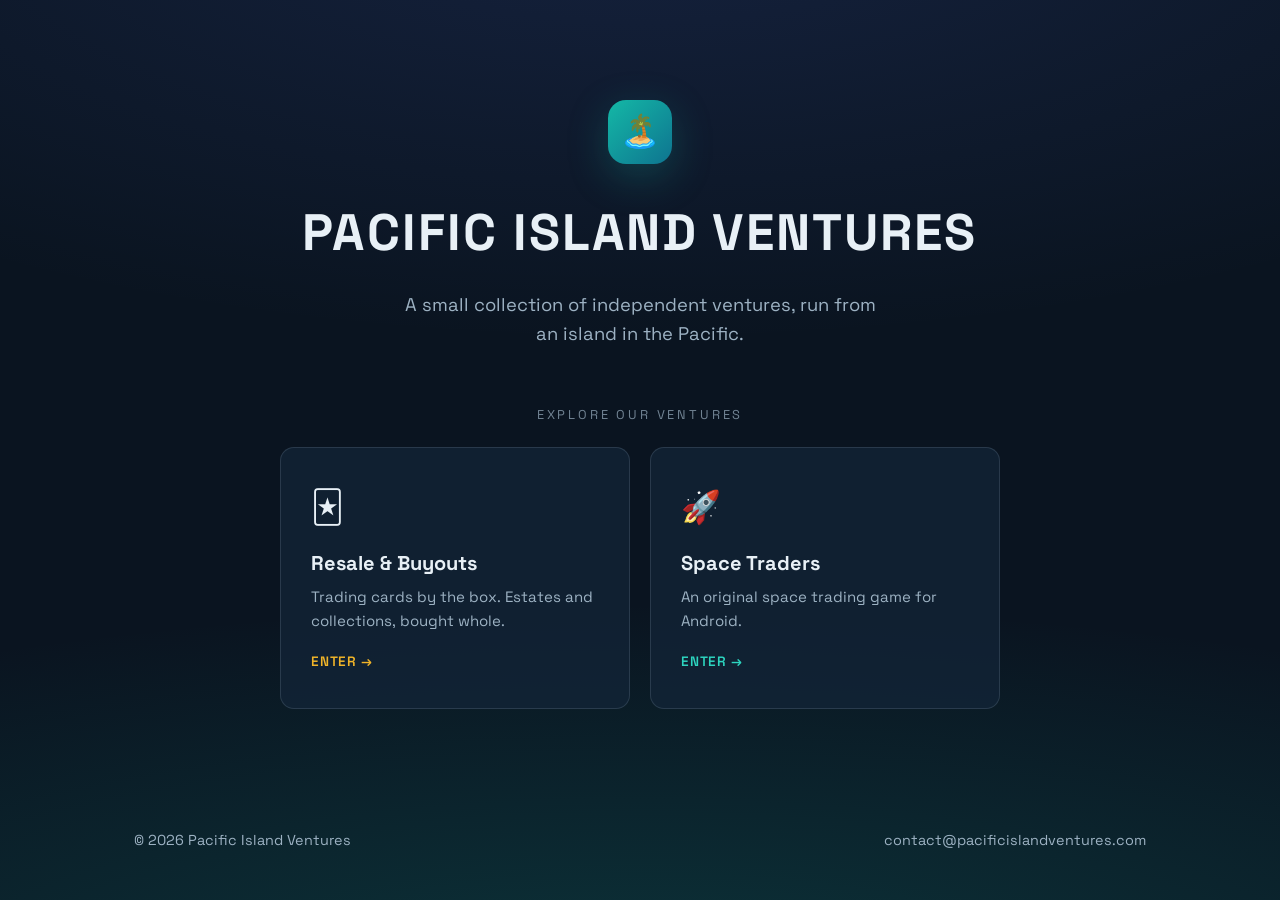
<file: index.html>
<!DOCTYPE html>
<html lang="en">
<head>
<meta charset="utf-8">
<meta name="viewport" content="width=device-width, initial-scale=1">
<title>Pacific Island Ventures</title>
<meta name="description" content="Pacific Island Ventures — a small collection of independent ventures, run from an island in the Pacific.">
<meta property="og:title" content="Pacific Island Ventures">
<meta property="og:description" content="A small collection of independent ventures, run from an island in the Pacific.">
<meta property="og:url" content="https://pacificislandventures.com/">
<meta property="og:type" content="website">
<link rel="icon" href="data:image/svg+xml,<svg xmlns=%22http://www.w3.org/2000/svg%22 viewBox=%220 0 100 100%22><text y=%22.9em%22 font-size=%2290%22>🏝️</text></svg>">
<link rel="preconnect" href="https://fonts.googleapis.com">
<link rel="preconnect" href="https://fonts.gstatic.com" crossorigin>
<link href="https://fonts.googleapis.com/css2?family=Space+Grotesk:wght@400;500;600;700&display=swap" rel="stylesheet">
<link rel="stylesheet" href="/assets/style.css">
</head>
<body>

<div class="portal">
  <div class="portal-inner">
    <div class="mark-lg">🏝️</div>
    <h1>PACIFIC ISLAND VENTURES</h1>
    <p class="motto">A small collection of independent ventures, run from an island in the Pacific.</p>

    <p class="hint">Explore our ventures</p>
    <div class="doors">
      <a class="door" href="/resale/" style="--door-glow: #f0b429;">
        <span class="door-icon">🃏</span>
        <h2>Resale &amp; Buyouts</h2>
        <p>Trading cards by the box. Estates and collections, bought whole.</p>
        <span class="enter">Enter →</span>
      </a>
      <a class="door" href="/space-traders/" style="--door-glow: #2dd4bf;">
        <span class="door-icon">🚀</span>
        <h2>Space Traders</h2>
        <p>An original space trading game for Android.</p>
        <span class="enter">Enter →</span>
      </a>
    </div>
  </div>

  <footer>
    <div class="footer-inner">
      <span>© 2026 Pacific Island Ventures</span>
      <nav>
        <a href="mailto:contact@pacificislandventures.com">contact@pacificislandventures.com</a>
      </nav>
    </div>
  </footer>
</div>

</body>
</html>
</file>
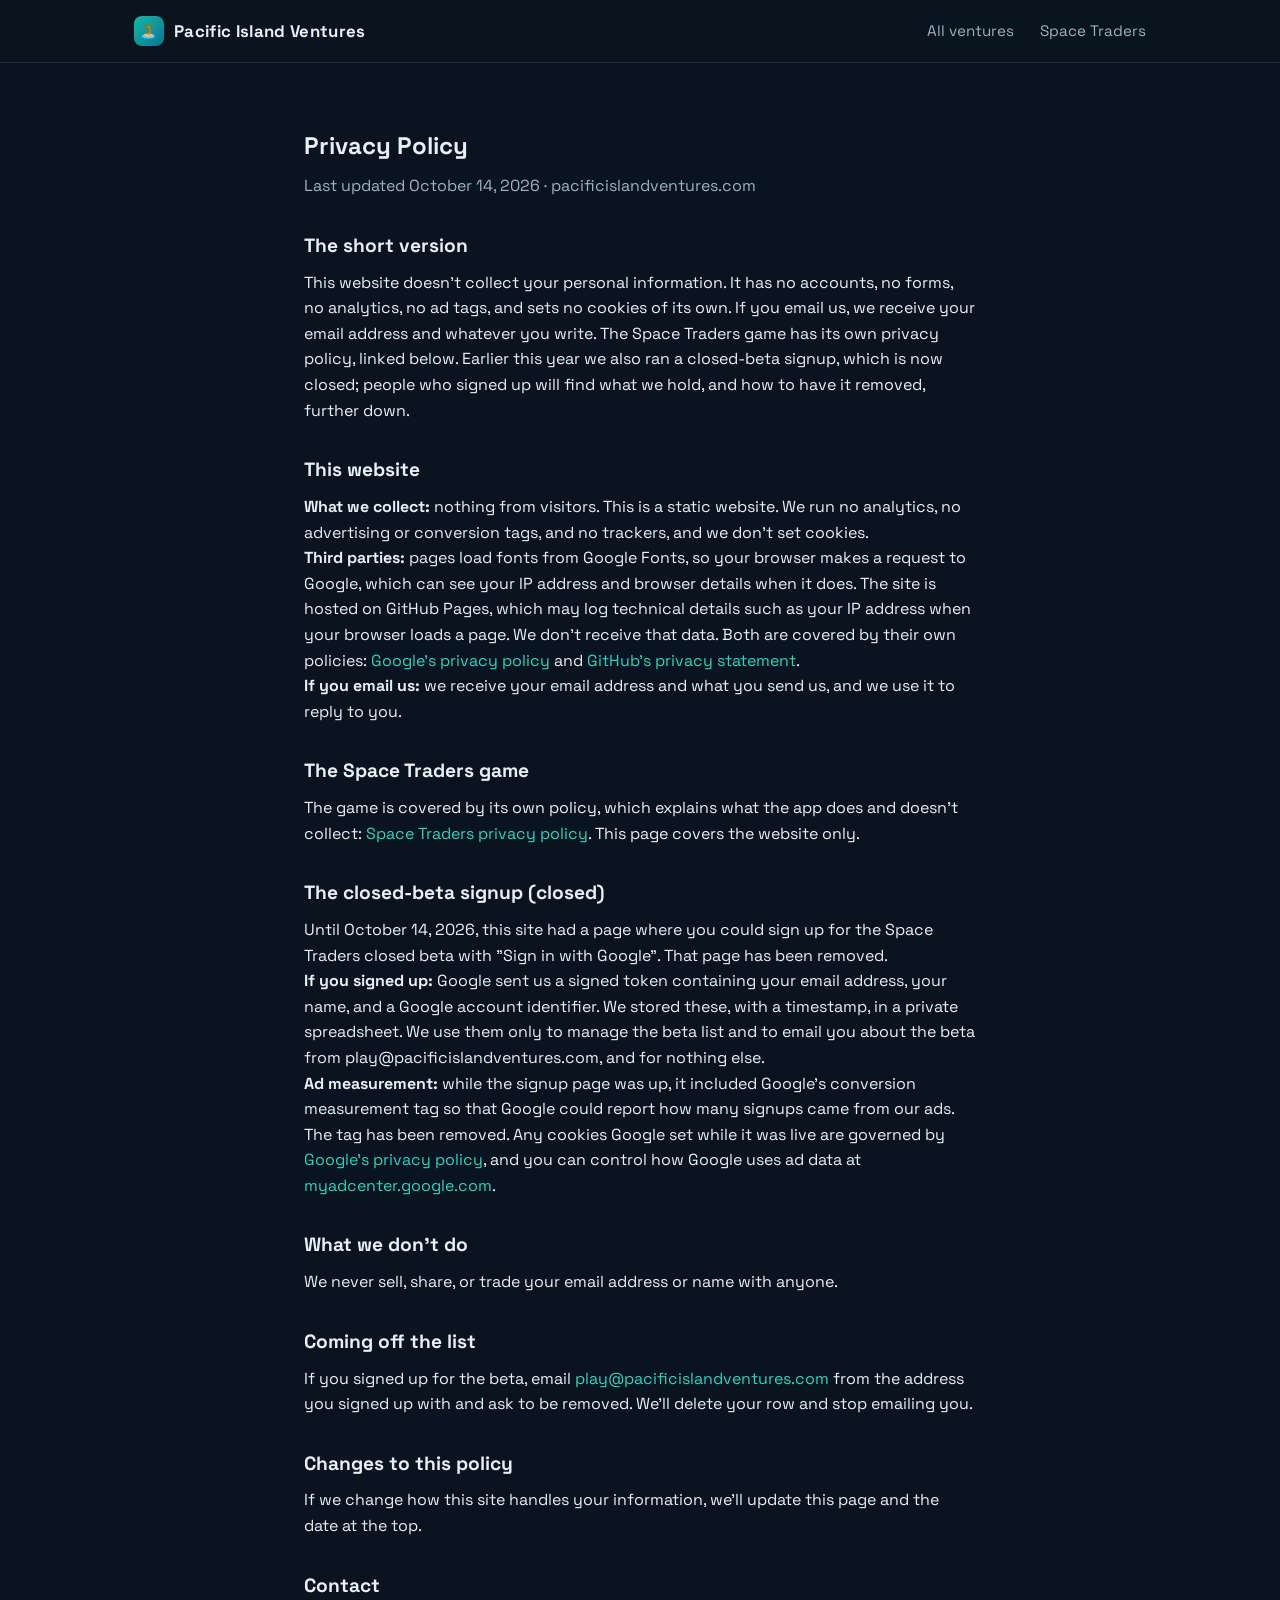
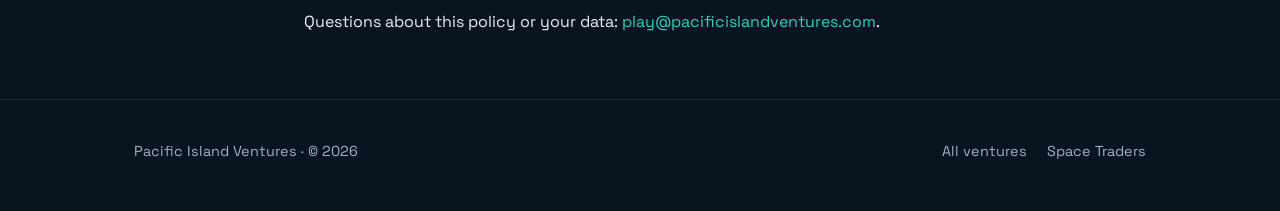
<file: privacy/index.html>
<!DOCTYPE html>
<html lang="en">
<head>
<meta charset="utf-8">
<meta name="viewport" content="width=device-width, initial-scale=1">
<title>Privacy Policy | Pacific Island Ventures</title>
<meta name="description" content="Privacy policy for pacificislandventures.com.">
<meta name="robots" content="noindex">
<link rel="icon" href="data:image/svg+xml,<svg xmlns=%22http://www.w3.org/2000/svg%22 viewBox=%220 0 100 100%22><text y=%22.9em%22 font-size=%2290%22>🏝️</text></svg>">
<link rel="preconnect" href="https://fonts.googleapis.com">
<link rel="preconnect" href="https://fonts.gstatic.com" crossorigin>
<link href="https://fonts.googleapis.com/css2?family=Space+Grotesk:wght@400;500;600;700&display=swap" rel="stylesheet">
<link rel="stylesheet" href="/assets/style.css">
</head>
<body>

<header>
  <nav class="nav">
    <a class="brand" href="/"><span class="mark">🏝️</span>Pacific Island Ventures</a>
    <div class="nav-links">
      <a href="/">All ventures</a>
      <a href="/space-traders/">Space Traders</a>
    </div>
  </nav>
</header>

<main>
  <section>
    <div class="wrap" style="max-width: 720px;">
      <h1 style="margin-bottom: 8px;">Privacy Policy</h1>
      <p class="section-sub" style="margin-bottom: 32px;">Last updated October 14, 2026 · pacificislandventures.com</p>

      <h2 class="section-title" style="font-size: 1.2rem;">The short version</h2>
      <p>This website doesn't collect your personal information. It has no accounts, no forms, no analytics, no ad tags, and sets no cookies of its own. If you email us, we receive your email address and whatever you write. The Space Traders game has its own privacy policy, linked below. Earlier this year we also ran a closed-beta signup, which is now closed; people who signed up will find what we hold, and how to have it removed, further down.</p>

      <h2 class="section-title" style="font-size: 1.2rem; margin-top: 32px;">This website</h2>
      <p><strong>What we collect:</strong> nothing from visitors. This is a static website. We run no analytics, no advertising or conversion tags, and no trackers, and we don't set cookies.</p>
      <p><strong>Third parties:</strong> pages load fonts from Google Fonts, so your browser makes a request to Google, which can see your IP address and browser details when it does. The site is hosted on GitHub Pages, which may log technical details such as your IP address when your browser loads a page. We don't receive that data. Both are covered by their own policies: <a href="https://policies.google.com/privacy">Google's privacy policy</a> and <a href="https://docs.github.com/en/site-policy/privacy-policies/github-general-privacy-statement">GitHub's privacy statement</a>.</p>
      <p><strong>If you email us:</strong> we receive your email address and what you send us, and we use it to reply to you.</p>

      <h2 class="section-title" style="font-size: 1.2rem; margin-top: 32px;">The Space Traders game</h2>
      <p>The game is covered by its own policy, which explains what the app does and doesn't collect: <a href="https://sites.google.com/pacificislandventures.com/space-traders">Space Traders privacy policy</a>. This page covers the website only.</p>

      <h2 class="section-title" style="font-size: 1.2rem; margin-top: 32px;">The closed-beta signup (closed)</h2>
      <p>Until October 14, 2026, this site had a page where you could sign up for the Space Traders closed beta with "Sign in with Google". That page has been removed.</p>
      <p><strong>If you signed up:</strong> Google sent us a signed token containing your email address, your name, and a Google account identifier. We stored these, with a timestamp, in a private spreadsheet. We use them only to manage the beta list and to email you about the beta from play@pacificislandventures.com, and for nothing else.</p>
      <p><strong>Ad measurement:</strong> while the signup page was up, it included Google's conversion measurement tag so that Google could report how many signups came from our ads. The tag has been removed. Any cookies Google set while it was live are governed by <a href="https://policies.google.com/privacy">Google's privacy policy</a>, and you can control how Google uses ad data at <a href="https://myadcenter.google.com/">myadcenter.google.com</a>.</p>

      <h2 class="section-title" style="font-size: 1.2rem; margin-top: 32px;">What we don't do</h2>
      <p>We never sell, share, or trade your email address or name with anyone.</p>

      <h2 class="section-title" style="font-size: 1.2rem; margin-top: 32px;">Coming off the list</h2>
      <p>If you signed up for the beta, email <a href="mailto:play@pacificislandventures.com">play@pacificislandventures.com</a> from the address you signed up with and ask to be removed. We'll delete your row and stop emailing you.</p>

      <h2 class="section-title" style="font-size: 1.2rem; margin-top: 32px;">Changes to this policy</h2>
      <p>If we change how this site handles your information, we'll update this page and the date at the top.</p>

      <h2 class="section-title" style="font-size: 1.2rem; margin-top: 32px;">Contact</h2>
      <p>Questions about this policy or your data: <a href="mailto:play@pacificislandventures.com">play@pacificislandventures.com</a>.</p>
    </div>
  </section>
</main>

<footer>
  <div class="footer-inner">
    <span>Pacific Island Ventures · © 2026</span>
    <nav>
      <a href="/">All ventures</a>
      <a href="/space-traders/">Space Traders</a>
    </nav>
  </div>
</footer>

</body>
</html>
</file>
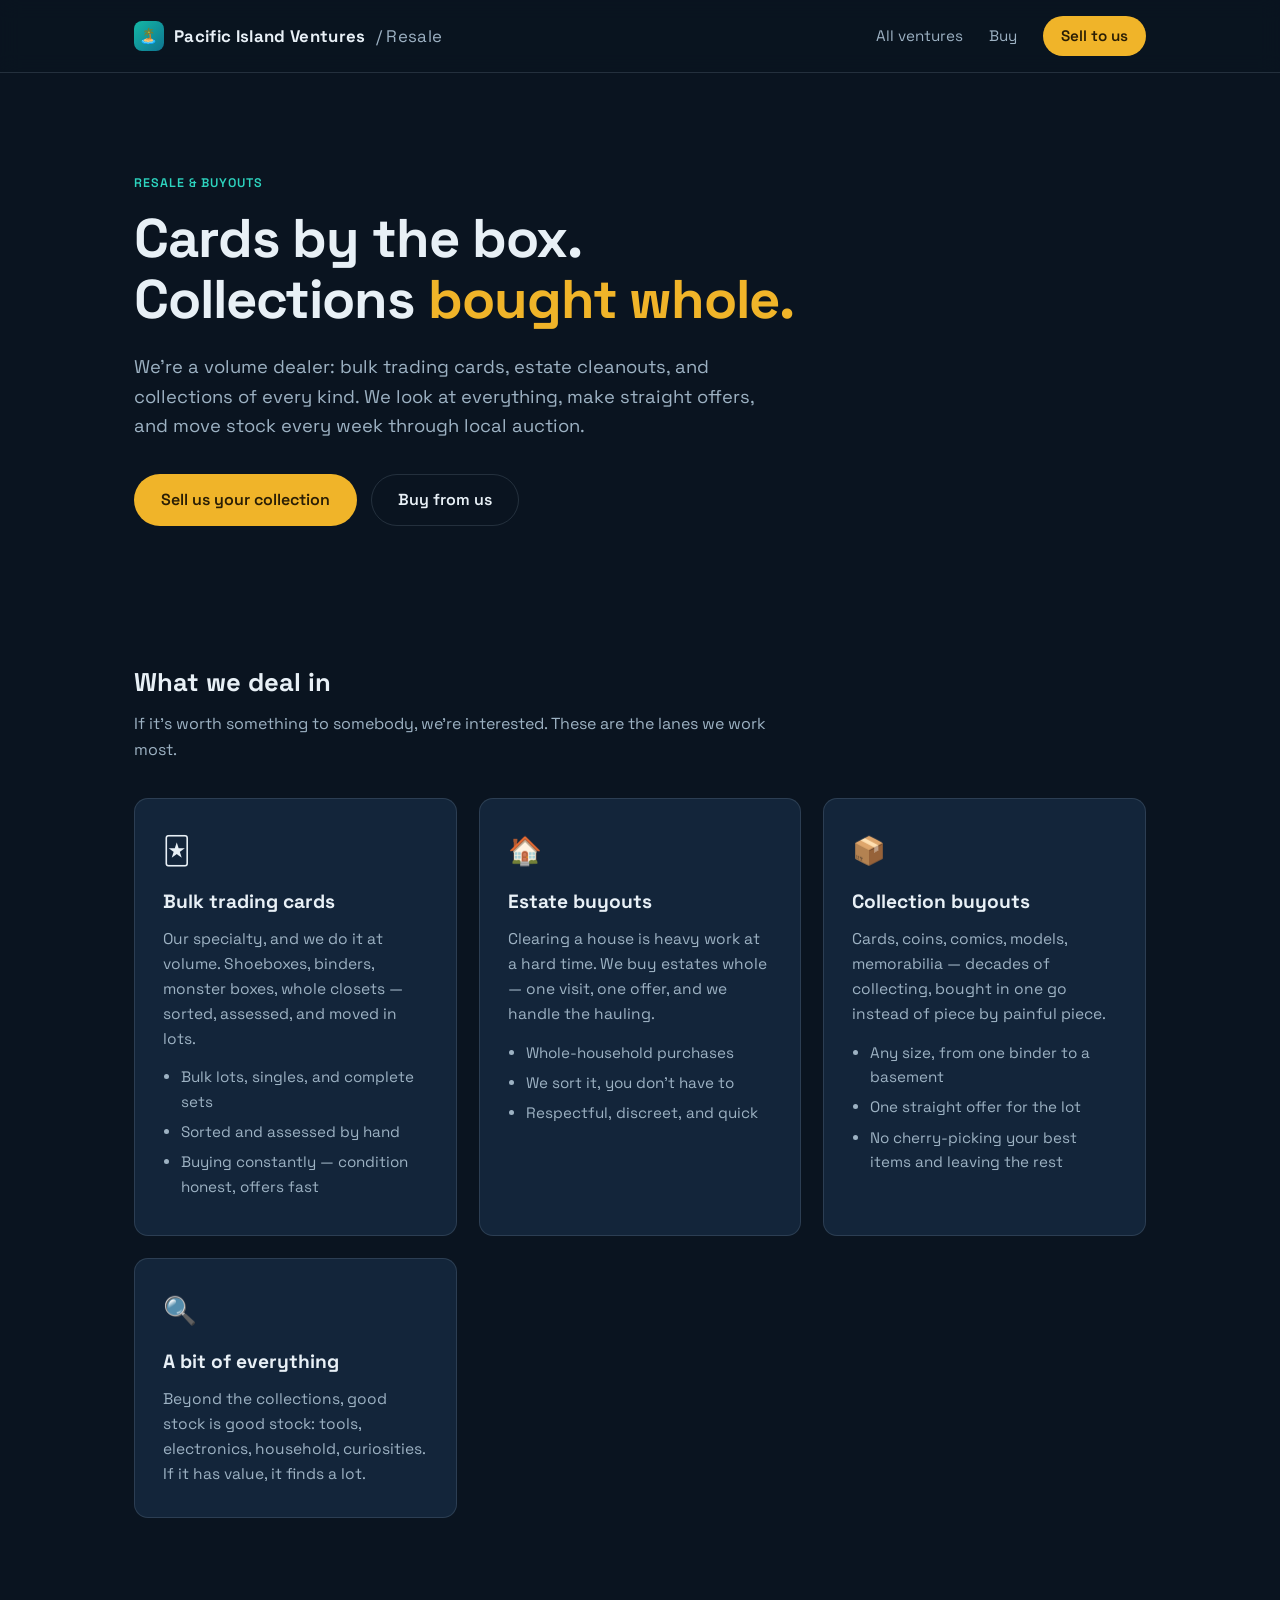
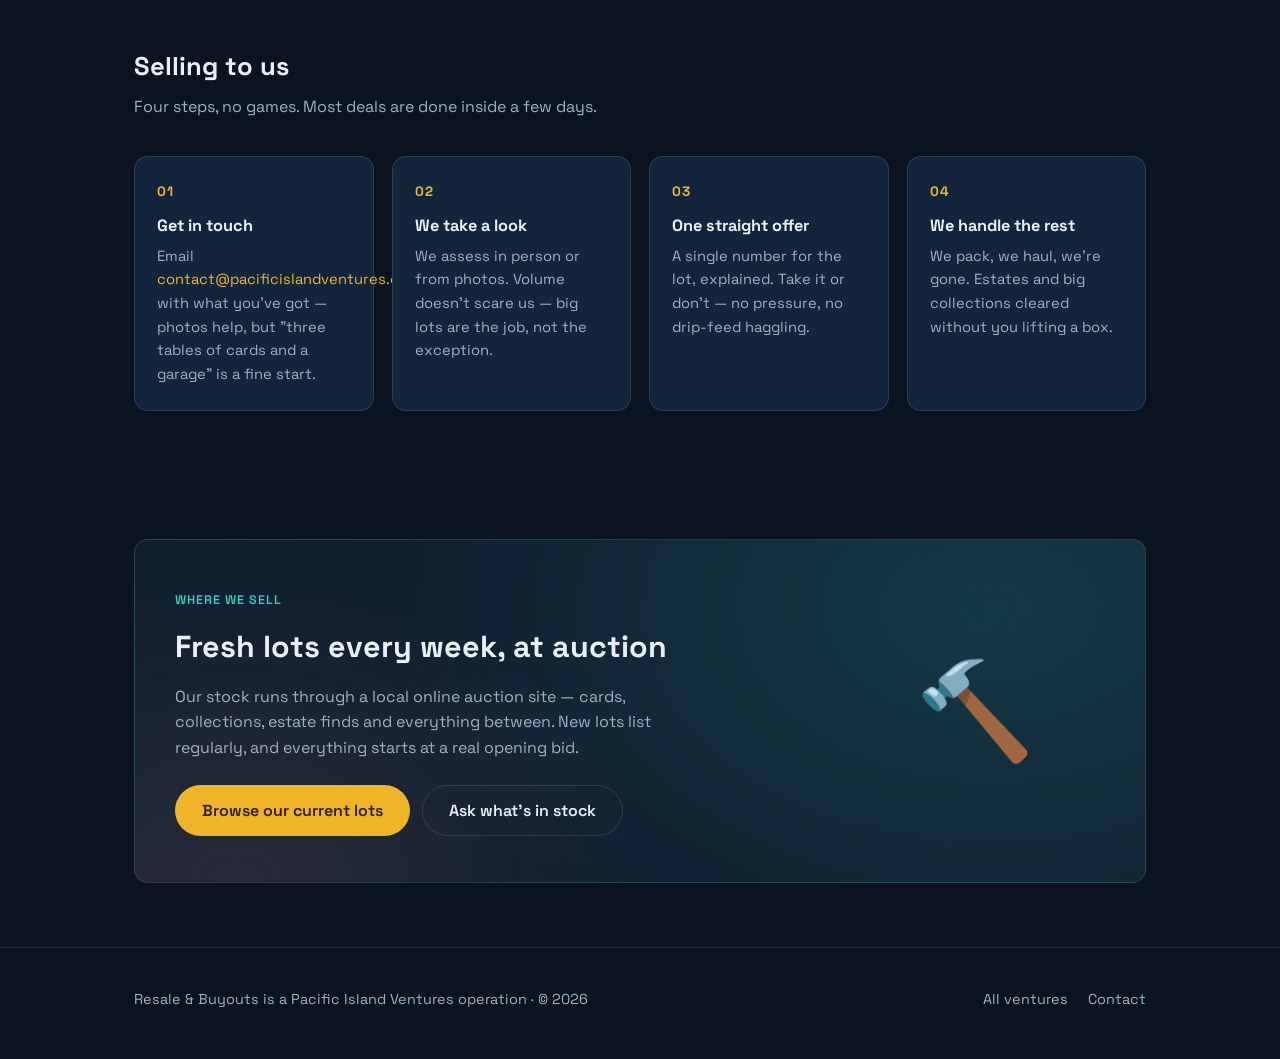
<file: resale/index.html>
<!DOCTYPE html>
<html lang="en">
<head>
<meta charset="utf-8">
<meta name="viewport" content="width=device-width, initial-scale=1">
<title>Resale &amp; Buyouts — Pacific Island Ventures</title>
<meta name="description" content="High-volume trading card resale, estate buyouts, and collection buyouts. Straight grading, straight offers, sold through local auction.">
<meta property="og:title" content="Resale &amp; Buyouts — Pacific Island Ventures">
<meta property="og:description" content="Trading cards by the box. Estates and collections bought whole. Straight offers, no games.">
<meta property="og:url" content="https://pacificislandventures.com/resale/">
<meta property="og:type" content="website">
<link rel="icon" href="data:image/svg+xml,<svg xmlns=%22http://www.w3.org/2000/svg%22 viewBox=%220 0 100 100%22><text y=%22.9em%22 font-size=%2290%22>🃏</text></svg>">
<link rel="preconnect" href="https://fonts.googleapis.com">
<link rel="preconnect" href="https://fonts.gstatic.com" crossorigin>
<link href="https://fonts.googleapis.com/css2?family=Space+Grotesk:wght@400;500;600;700&display=swap" rel="stylesheet">
<link rel="stylesheet" href="/assets/style.css">
</head>
<body class="venture-resale">

<header>
  <nav class="nav">
    <a class="brand" href="/"><span class="mark">🏝️</span>Pacific Island Ventures <span class="venture">/ Resale</span></a>
    <div class="nav-links">
      <a href="/">All ventures</a>
      <a href="#buy">Buy</a>
      <a class="cta" href="#sell">Sell to us</a>
    </div>
  </nav>
</header>

<main>
  <div class="hero">
    <div class="wrap">
      <span class="tag">Resale &amp; Buyouts</span>
      <h1>Cards by the box.<br>Collections <em>bought whole.</em></h1>
      <p class="lede">We're a volume dealer: bulk trading cards, estate cleanouts, and collections of every kind. We look at everything, make straight offers, and move stock every week through local auction.</p>
      <div class="actions">
        <a class="btn primary" href="#sell">Sell us your collection</a>
        <a class="btn ghost" href="#buy">Buy from us</a>
      </div>
    </div>
  </div>

  <section id="deal">
    <div class="wrap">
      <h2 class="section-title">What we deal in</h2>
      <p class="section-sub">If it's worth something to somebody, we're interested. These are the lanes we work most.</p>
      <div class="cards">
        <div class="card">
          <span class="icon">🃏</span>
          <h3>Bulk trading cards</h3>
          <p>Our specialty, and we do it at volume. Shoeboxes, binders, monster boxes, whole closets — sorted, assessed, and moved in lots.</p>
          <ul>
            <li>Bulk lots, singles, and complete sets</li>
            <li>Sorted and assessed by hand</li>
            <li>Buying constantly — condition honest, offers fast</li>
          </ul>
        </div>
        <div class="card">
          <span class="icon">🏠</span>
          <h3>Estate buyouts</h3>
          <p>Clearing a house is heavy work at a hard time. We buy estates whole — one visit, one offer, and we handle the hauling.</p>
          <ul>
            <li>Whole-household purchases</li>
            <li>We sort it, you don't have to</li>
            <li>Respectful, discreet, and quick</li>
          </ul>
        </div>
        <div class="card">
          <span class="icon">📦</span>
          <h3>Collection buyouts</h3>
          <p>Cards, coins, comics, models, memorabilia — decades of collecting, bought in one go instead of piece by painful piece.</p>
          <ul>
            <li>Any size, from one binder to a basement</li>
            <li>One straight offer for the lot</li>
            <li>No cherry-picking your best items and leaving the rest</li>
          </ul>
        </div>
        <div class="card">
          <span class="icon">🔍</span>
          <h3>A bit of everything</h3>
          <p>Beyond the collections, good stock is good stock: tools, electronics, household, curiosities. If it has value, it finds a lot.</p>
        </div>
      </div>
    </div>
  </section>

  <section id="sell">
    <div class="wrap">
      <h2 class="section-title">Selling to us</h2>
      <p class="section-sub">Four steps, no games. Most deals are done inside a few days.</p>
      <div class="steps">
        <div class="step">
          <h4>Get in touch</h4>
          <p>Email <a href="mailto:contact@pacificislandventures.com">contact@pacificislandventures.com</a> with what you've got — photos help, but "three tables of cards and a garage" is a fine start.</p>
        </div>
        <div class="step">
          <h4>We take a look</h4>
          <p>We assess in person or from photos. Volume doesn't scare us — big lots are the job, not the exception.</p>
        </div>
        <div class="step">
          <h4>One straight offer</h4>
          <p>A single number for the lot, explained. Take it or don't — no pressure, no drip-feed haggling.</p>
        </div>
        <div class="step">
          <h4>We handle the rest</h4>
          <p>We pack, we haul, we're gone. Estates and big collections cleared without you lifting a box.</p>
        </div>
      </div>
    </div>
  </section>

  <section id="buy">
    <div class="wrap">
      <div class="banner">
        <div class="text">
          <span class="tag">Where we sell</span>
          <h2>Fresh lots every week, at auction</h2>
          <p>Our stock runs through a local online auction site — cards, collections, estate finds and everything between. New lots list regularly, and everything starts at a real opening bid.</p>
          <div class="actions">
            <!-- TODO(shawn): replace href with the auction site URL for our seller page -->
            <a class="btn primary" href="#buy" title="Auction link coming soon">Browse our current lots</a>
            <a class="btn ghost" href="mailto:contact@pacificislandventures.com?subject=What%27s%20in%20stock%3F">Ask what's in stock</a>
          </div>
        </div>
        <div class="art">🔨</div>
      </div>
    </div>
  </section>
</main>

<footer>
  <div class="footer-inner">
    <span>Resale &amp; Buyouts is a Pacific Island Ventures operation · © 2026</span>
    <nav>
      <a href="/">All ventures</a>
      <a href="mailto:contact@pacificislandventures.com">Contact</a>
    </nav>
  </div>
</footer>

</body>
</html>
</file>
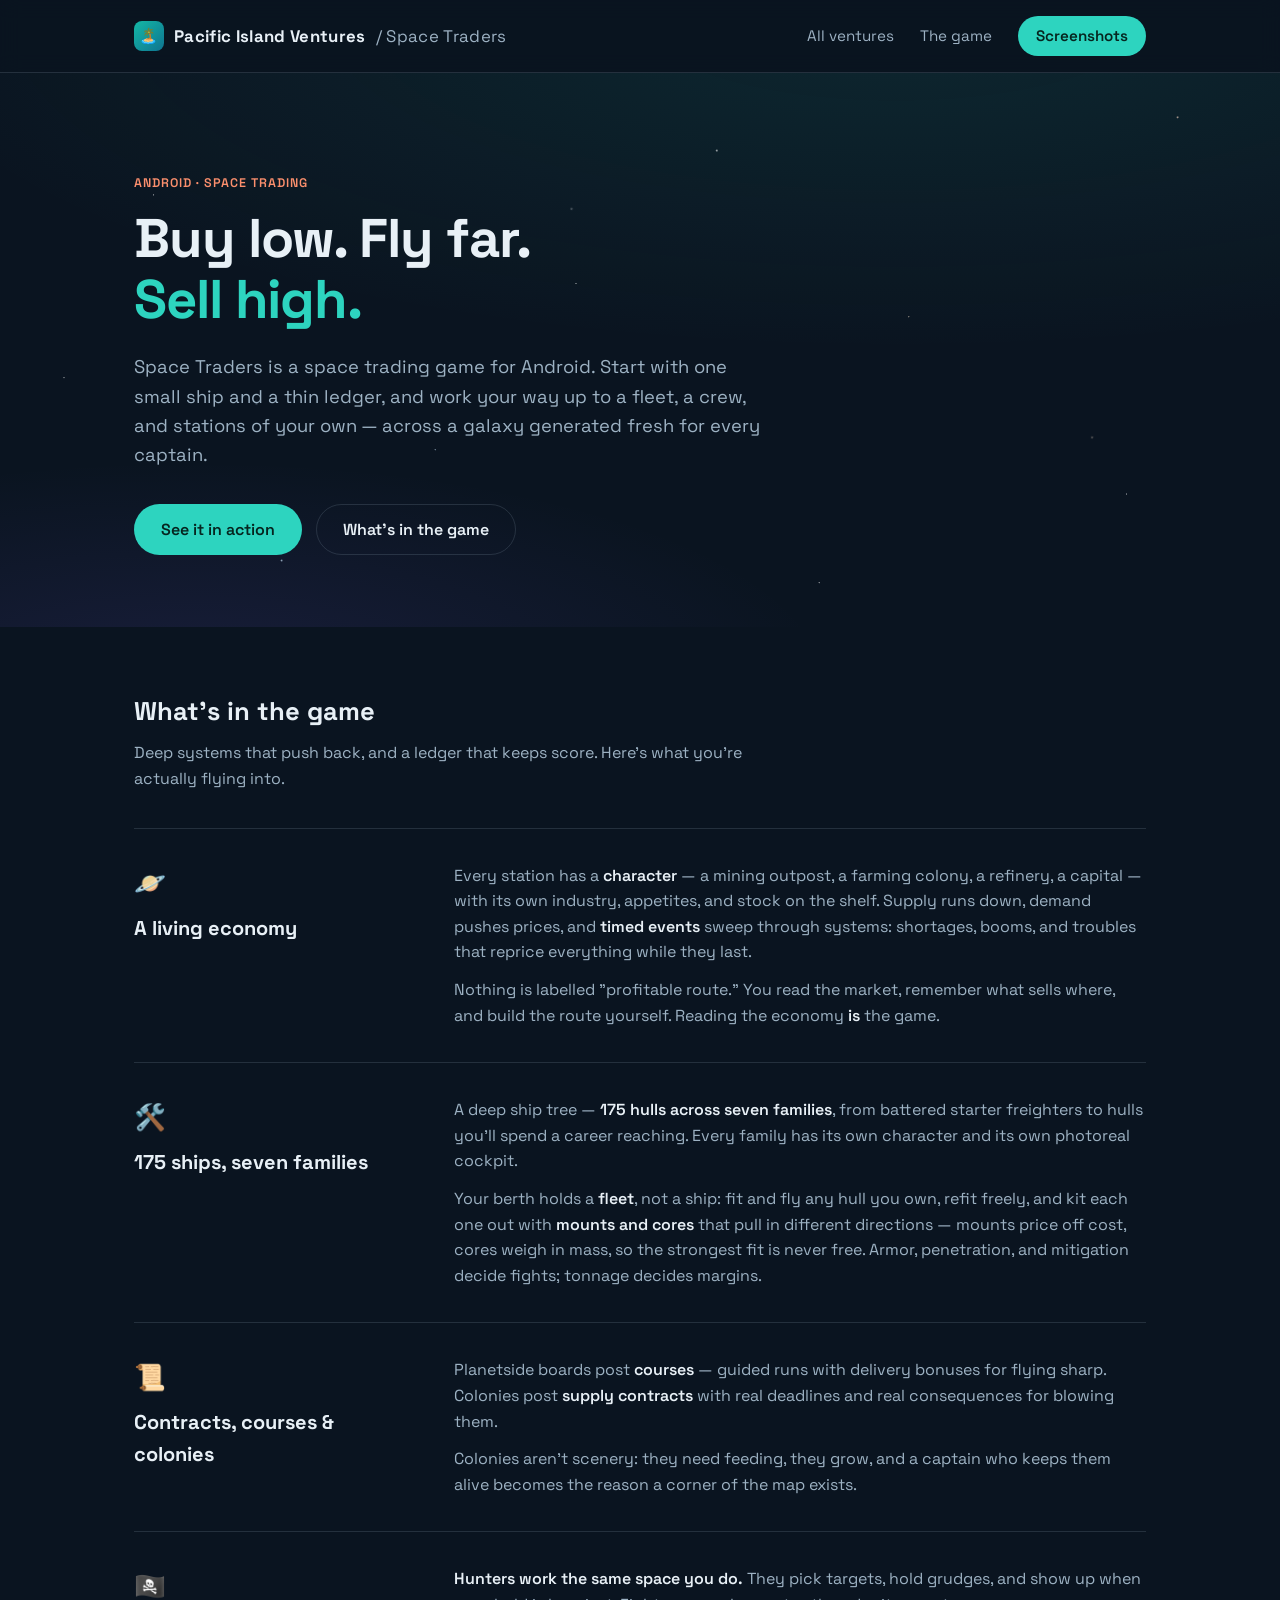
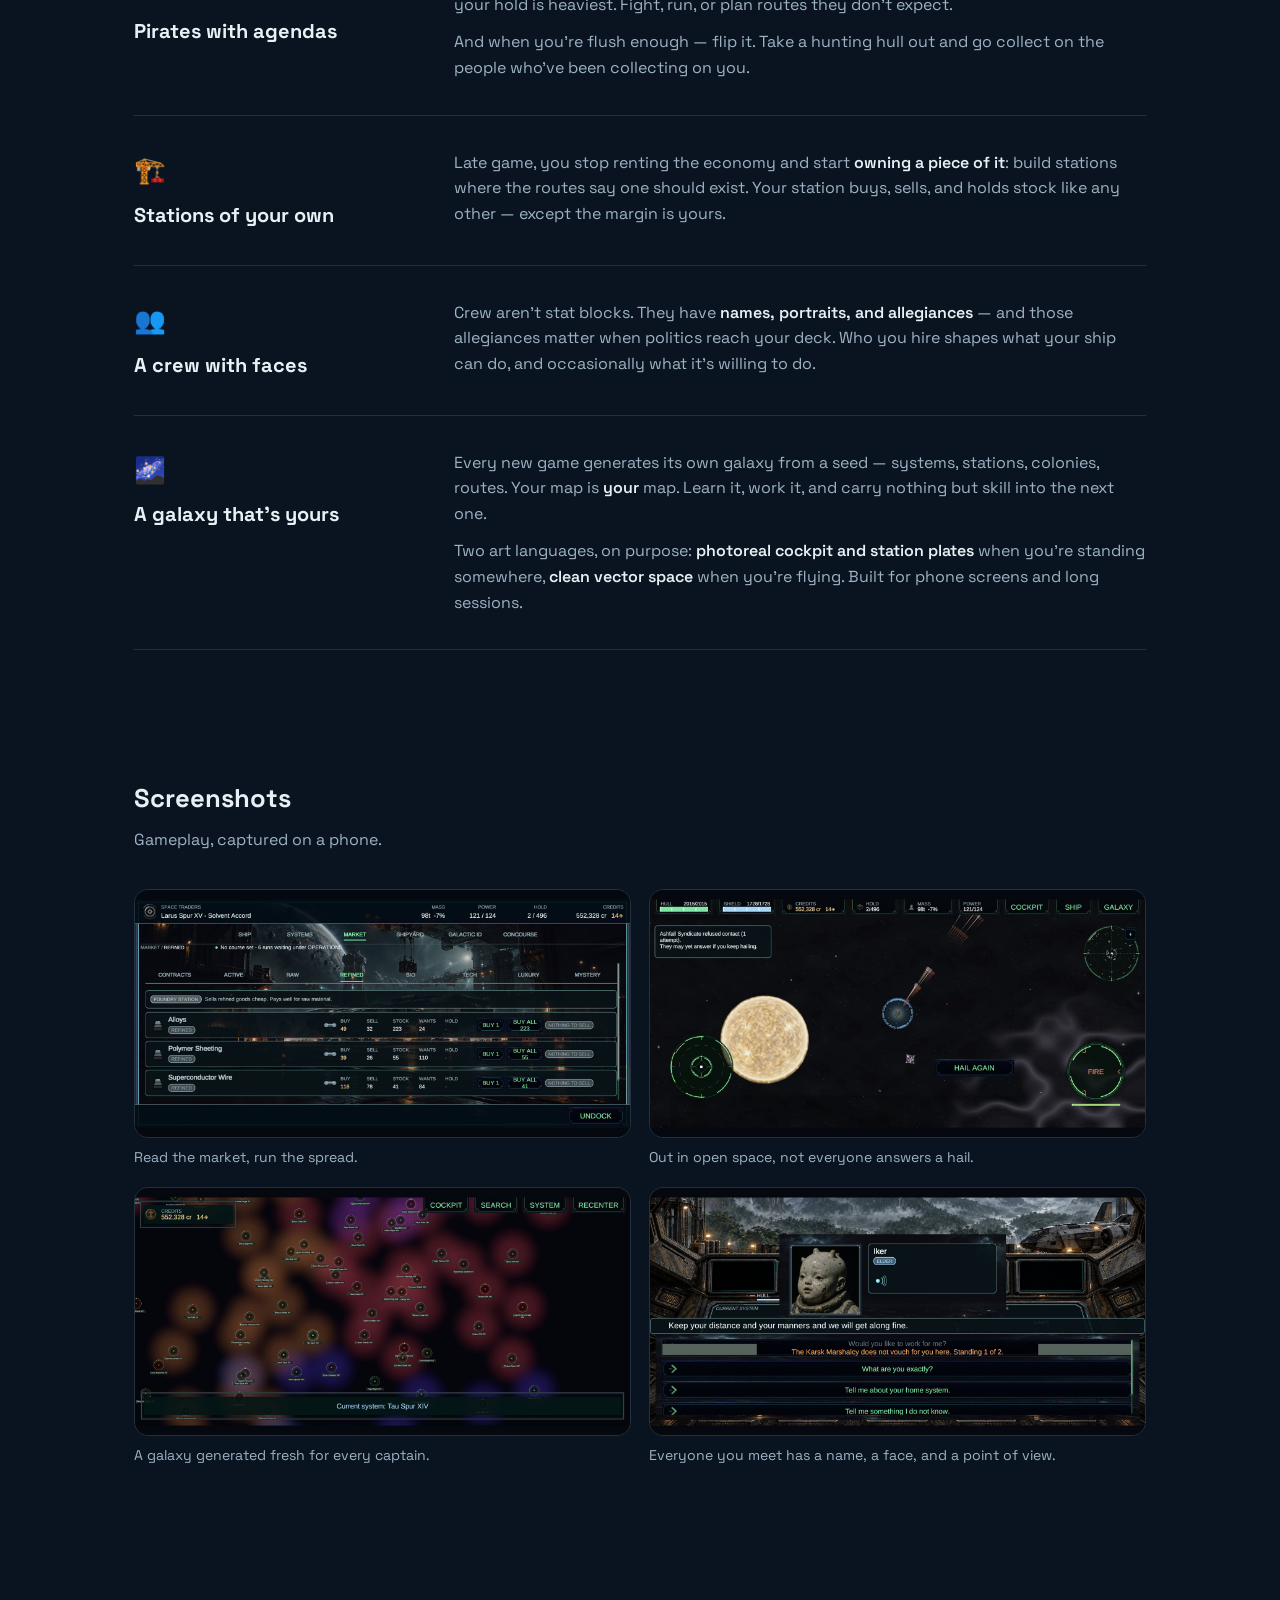
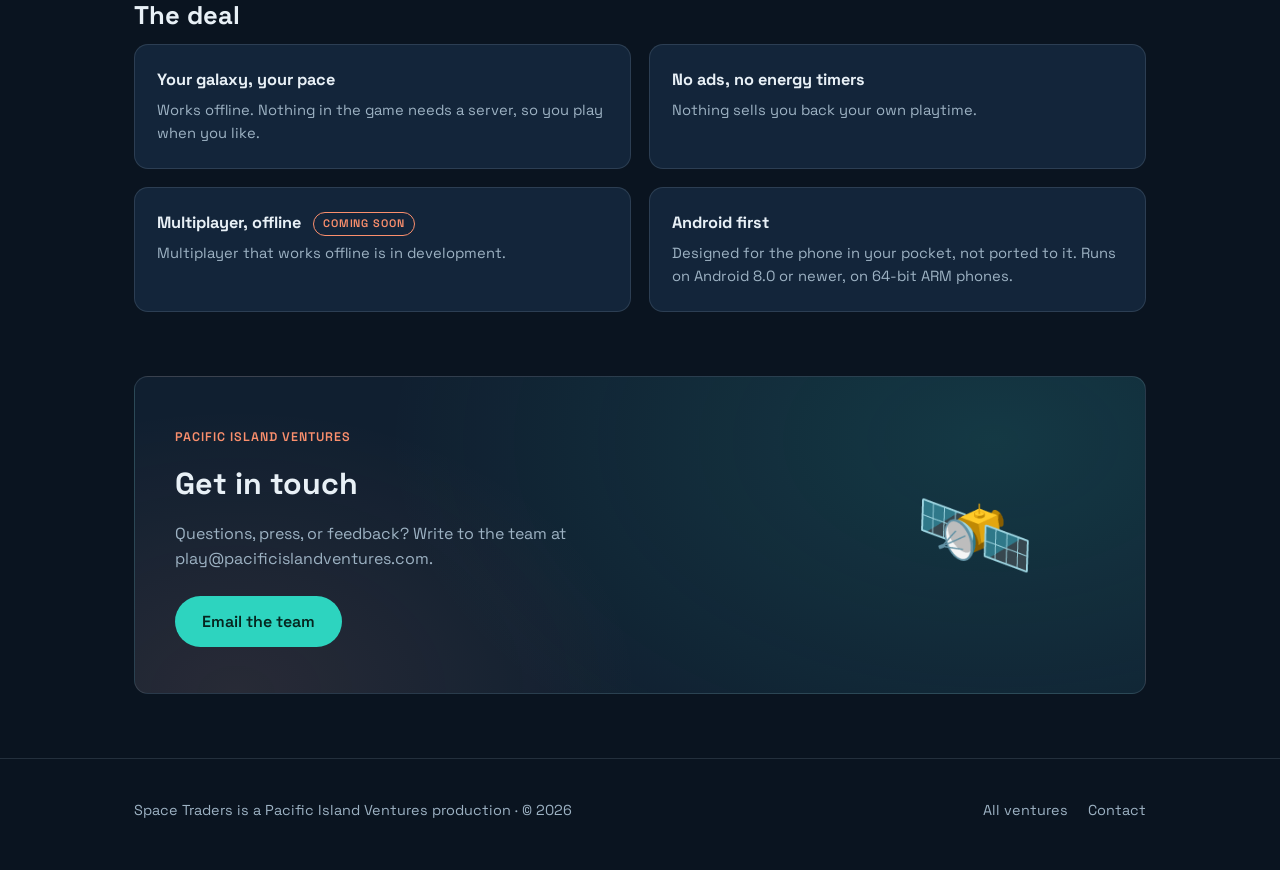
<file: space-traders/index.html>
<!DOCTYPE html>
<html lang="en">
<head>
<meta charset="utf-8">
<meta name="viewport" content="width=device-width, initial-scale=1">
<title>Space Traders — a space trading game for Android</title>
<meta name="description" content="Space Traders: a space trading game for Android. A living economy, 175 ships across seven families, and stations of your own.">
<meta property="og:title" content="Space Traders">
<meta property="og:description" content="Buy low. Fly far. Sell high. A space trading game for Android.">
<meta property="og:url" content="https://pacificislandventures.com/space-traders/">
<meta property="og:type" content="website">
<link rel="icon" href="data:image/svg+xml,<svg xmlns=%22http://www.w3.org/2000/svg%22 viewBox=%220 0 100 100%22><text y=%22.9em%22 font-size=%2290%22>🚀</text></svg>">
<link rel="preconnect" href="https://fonts.googleapis.com">
<link rel="preconnect" href="https://fonts.gstatic.com" crossorigin>
<link href="https://fonts.googleapis.com/css2?family=Space+Grotesk:wght@400;500;600;700&display=swap" rel="stylesheet">
<link rel="stylesheet" href="/assets/style.css">
</head>
<body>

<header>
  <nav class="nav">
    <a class="brand" href="/"><span class="mark">🏝️</span>Pacific Island Ventures <span class="venture">/ Space Traders</span></a>
    <div class="nav-links">
      <a href="/">All ventures</a>
      <a href="#game">The game</a>
      <a class="cta" href="#screens">Screenshots</a>
    </div>
  </nav>
</header>

<main>
  <div class="hero" style="position: relative;">
    <div class="starfield"></div>
    <div class="wrap">
      <span class="tag">Android · Space trading</span>
      <h1>Buy low. Fly far.<br><em>Sell high.</em></h1>
      <p class="lede">Space Traders is a space trading game for Android. Start with one small ship and a thin ledger, and work your way up to a fleet, a crew, and stations of your own — across a galaxy generated fresh for every captain.</p>
      <div class="actions">
        <a class="btn primary" href="#screens">See it in action</a>
        <a class="btn ghost" href="#game">What's in the game</a>
      </div>
    </div>
  </div>

  <section id="game">
    <div class="wrap">
      <h2 class="section-title">What's in the game</h2>
      <p class="section-sub">Deep systems that push back, and a ledger that keeps score. Here's what you're actually flying into.</p>

      <div class="detail">
        <div class="detail-head">
          <span class="icon">🪐</span>
          <h3>A living economy</h3>
        </div>
        <div class="detail-body">
          <p>Every station has a <strong>character</strong> — a mining outpost, a farming colony, a refinery, a capital — with its own industry, appetites, and stock on the shelf. Supply runs down, demand pushes prices, and <strong>timed events</strong> sweep through systems: shortages, booms, and troubles that reprice everything while they last.</p>
          <p>Nothing is labelled "profitable route." You read the market, remember what sells where, and build the route yourself. Reading the economy <strong>is</strong> the game.</p>
        </div>
      </div>

      <div class="detail">
        <div class="detail-head">
          <span class="icon">🛠️</span>
          <h3>175 ships, seven families</h3>
        </div>
        <div class="detail-body">
          <p>A deep ship tree — <strong>175 hulls across seven families</strong>, from battered starter freighters to hulls you'll spend a career reaching. Every family has its own character and its own photoreal cockpit.</p>
          <p>Your berth holds a <strong>fleet</strong>, not a ship: fit and fly any hull you own, refit freely, and kit each one out with <strong>mounts and cores</strong> that pull in different directions — mounts price off cost, cores weigh in mass, so the strongest fit is never free. Armor, penetration, and mitigation decide fights; tonnage decides margins.</p>
        </div>
      </div>

      <div class="detail">
        <div class="detail-head">
          <span class="icon">📜</span>
          <h3>Contracts, courses &amp; colonies</h3>
        </div>
        <div class="detail-body">
          <p>Planetside boards post <strong>courses</strong> — guided runs with delivery bonuses for flying sharp. Colonies post <strong>supply contracts</strong> with real deadlines and real consequences for blowing them.</p>
          <p>Colonies aren't scenery: they need feeding, they grow, and a captain who keeps them alive becomes the reason a corner of the map exists.</p>
        </div>
      </div>

      <div class="detail">
        <div class="detail-head">
          <span class="icon">🏴‍☠️</span>
          <h3>Pirates with agendas</h3>
        </div>
        <div class="detail-body">
          <p><strong>Hunters work the same space you do.</strong> They pick targets, hold grudges, and show up when your hold is heaviest. Fight, run, or plan routes they don't expect.</p>
          <p>And when you're flush enough — flip it. Take a hunting hull out and go collect on the people who've been collecting on you.</p>
        </div>
      </div>

      <div class="detail">
        <div class="detail-head">
          <span class="icon">🏗️</span>
          <h3>Stations of your own</h3>
        </div>
        <div class="detail-body">
          <p>Late game, you stop renting the economy and start <strong>owning a piece of it</strong>: build stations where the routes say one should exist. Your station buys, sells, and holds stock like any other — except the margin is yours.</p>
        </div>
      </div>

      <div class="detail">
        <div class="detail-head">
          <span class="icon">👥</span>
          <h3>A crew with faces</h3>
        </div>
        <div class="detail-body">
          <p>Crew aren't stat blocks. They have <strong>names, portraits, and allegiances</strong> — and those allegiances matter when politics reach your deck. Who you hire shapes what your ship can do, and occasionally what it's willing to do.</p>
        </div>
      </div>

      <div class="detail">
        <div class="detail-head">
          <span class="icon">🌌</span>
          <h3>A galaxy that's yours</h3>
        </div>
        <div class="detail-body">
          <p>Every new game generates its own galaxy from a seed — systems, stations, colonies, routes. Your map is <strong>your</strong> map. Learn it, work it, and carry nothing but skill into the next one.</p>
          <p>Two art languages, on purpose: <strong>photoreal cockpit and station plates</strong> when you're standing somewhere, <strong>clean vector space</strong> when you're flying. Built for phone screens and long sessions.</p>
        </div>
      </div>
    </div>
  </section>

  <section id="screens">
    <div class="wrap">
      <h2 class="section-title">Screenshots</h2>
      <p class="section-sub">Gameplay, captured on a phone.</p>
      <div class="shots" style="grid-template-columns: repeat(auto-fit, minmax(min(460px, 100%), 1fr));">
        <figure class="shot">
          <img src="/assets/screenshots/store-market.jpg" alt="Space Traders gameplay: the refined-goods market at a foundry station, with buy and sell prices, stock, and demand for each commodity" width="1600" height="800" loading="lazy">
          <figcaption>Read the market, run the spread.</figcaption>
        </figure>
        <figure class="shot">
          <img src="/assets/screenshots/store-flight.jpg" alt="Space Traders gameplay: flying a ship through a star system past a sun, with radar, weapons, and a hail prompt" width="1600" height="800" loading="lazy">
          <figcaption>Out in open space, not everyone answers a hail.</figcaption>
        </figure>
        <figure class="shot">
          <img src="/assets/screenshots/store-galaxy.jpg" alt="Space Traders gameplay: the galaxy map, with dozens of named star systems across coloured regions" width="1600" height="800" loading="lazy">
          <figcaption>A galaxy generated fresh for every captain.</figcaption>
        </figure>
        <figure class="shot">
          <img src="/assets/screenshots/store-crew.jpg" alt="Space Traders gameplay: a conversation with a named character, with a portrait and dialogue choices" width="1600" height="800" loading="lazy">
          <figcaption>Everyone you meet has a name, a face, and a point of view.</figcaption>
        </figure>
      </div>
    </div>
  </section>

  <section>
    <div class="wrap">
      <h2 class="section-title">The deal</h2>
      <div class="features" style="grid-template-columns: repeat(auto-fit, minmax(min(440px, 100%), 1fr));">
        <div class="feature">
          <h4>Your galaxy, your pace</h4>
          <p>Works offline. Nothing in the game needs a server, so you play when you like.</p>
        </div>
        <div class="feature">
          <h4>No ads, no energy timers</h4>
          <p>Nothing sells you back your own playtime.</p>
        </div>
        <div class="feature">
          <h4>Multiplayer, offline <span class="tag">Coming soon</span></h4>
          <p>Multiplayer that works offline is in development.</p>
        </div>
        <div class="feature">
          <h4>Android first</h4>
          <p>Designed for the phone in your pocket, not ported to it. Runs on Android 8.0 or newer, on 64-bit ARM phones.</p>
        </div>
      </div>
    </div>
  </section>

  <section style="padding-top: 0;">
    <div class="wrap">
      <div class="banner">
        <div class="text">
          <span class="tag">Pacific Island Ventures</span>
          <h2>Get in touch</h2>
          <p>Questions, press, or feedback? Write to the team at play@pacificislandventures.com.</p>
          <div class="actions">
            <a class="btn primary" href="mailto:play@pacificislandventures.com">Email the team</a>
          </div>
        </div>
        <div class="art">🛰️</div>
      </div>
    </div>
  </section>
</main>

<footer>
  <div class="footer-inner">
    <span>Space Traders is a Pacific Island Ventures production · © 2026</span>
    <nav>
      <a href="/">All ventures</a>
      <a href="mailto:play@pacificislandventures.com">Contact</a>
    </nav>
  </div>
</footer>

</body>
</html>
</file>
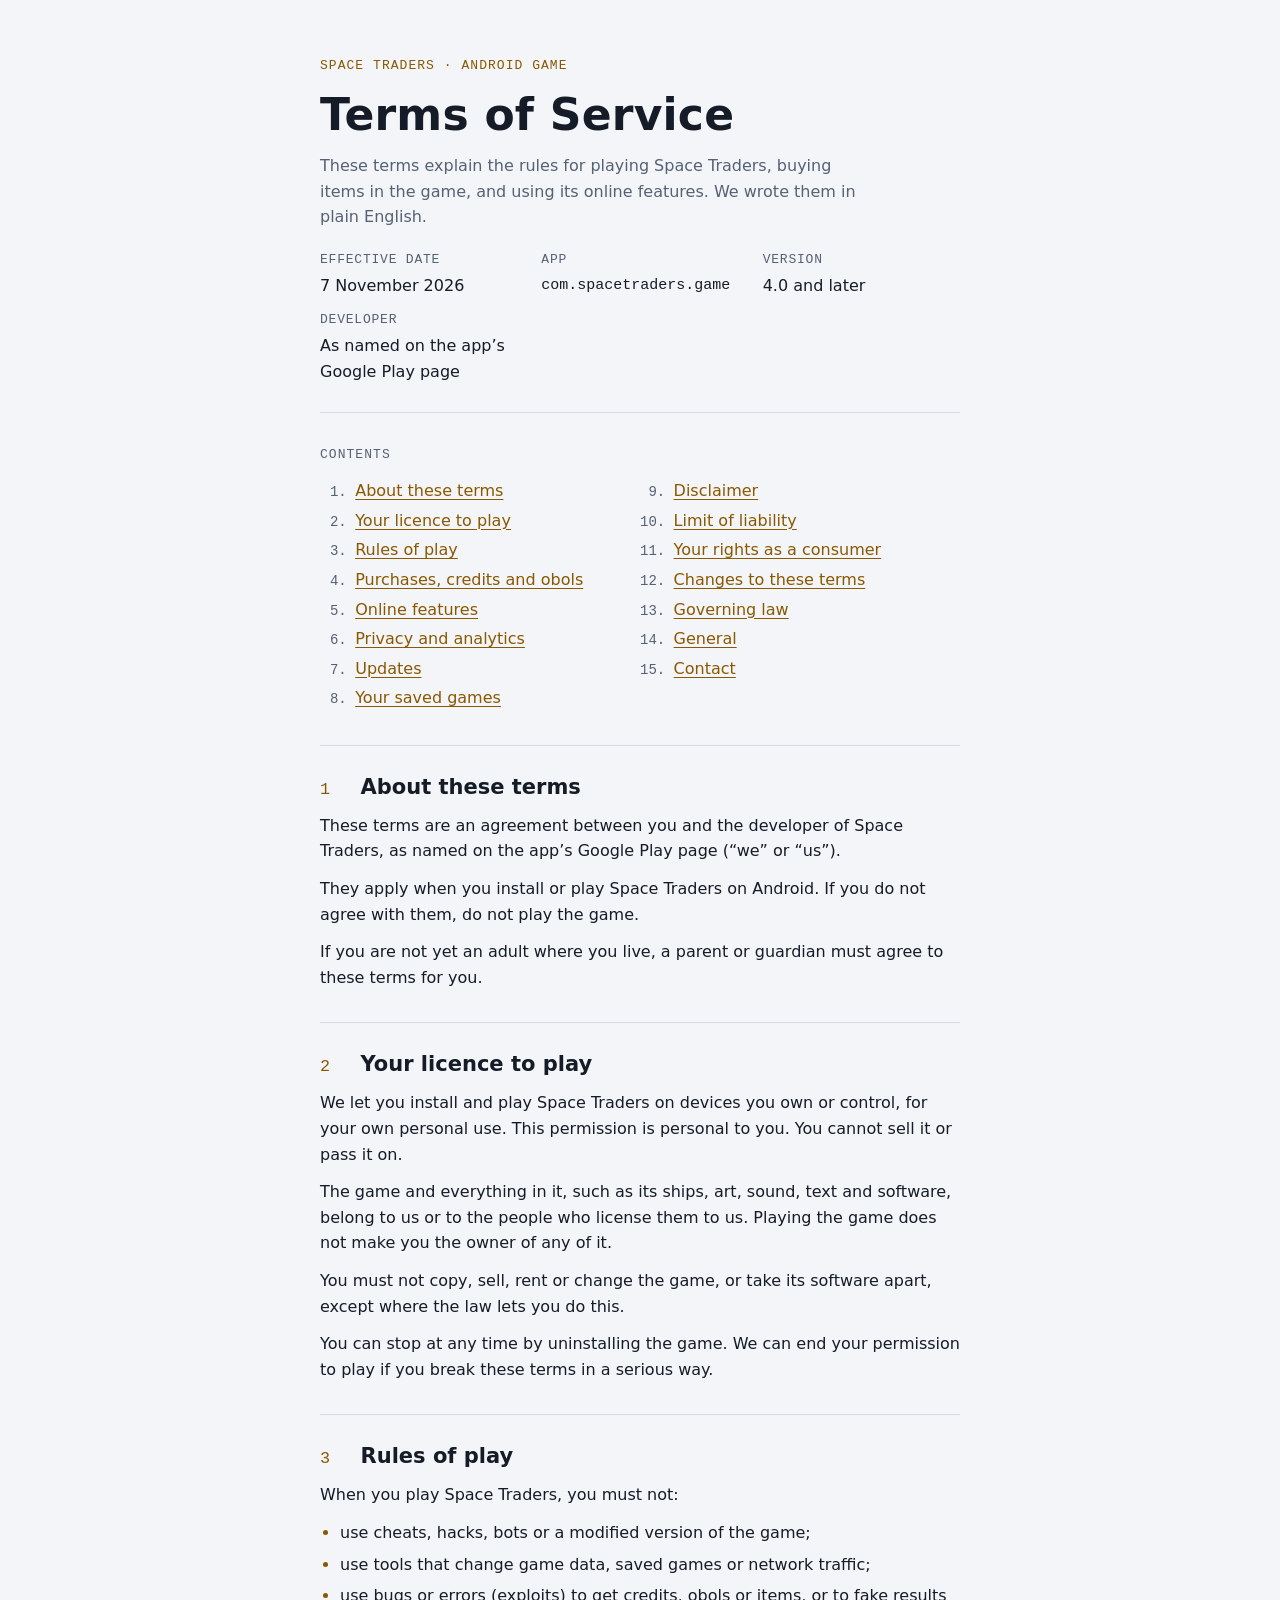
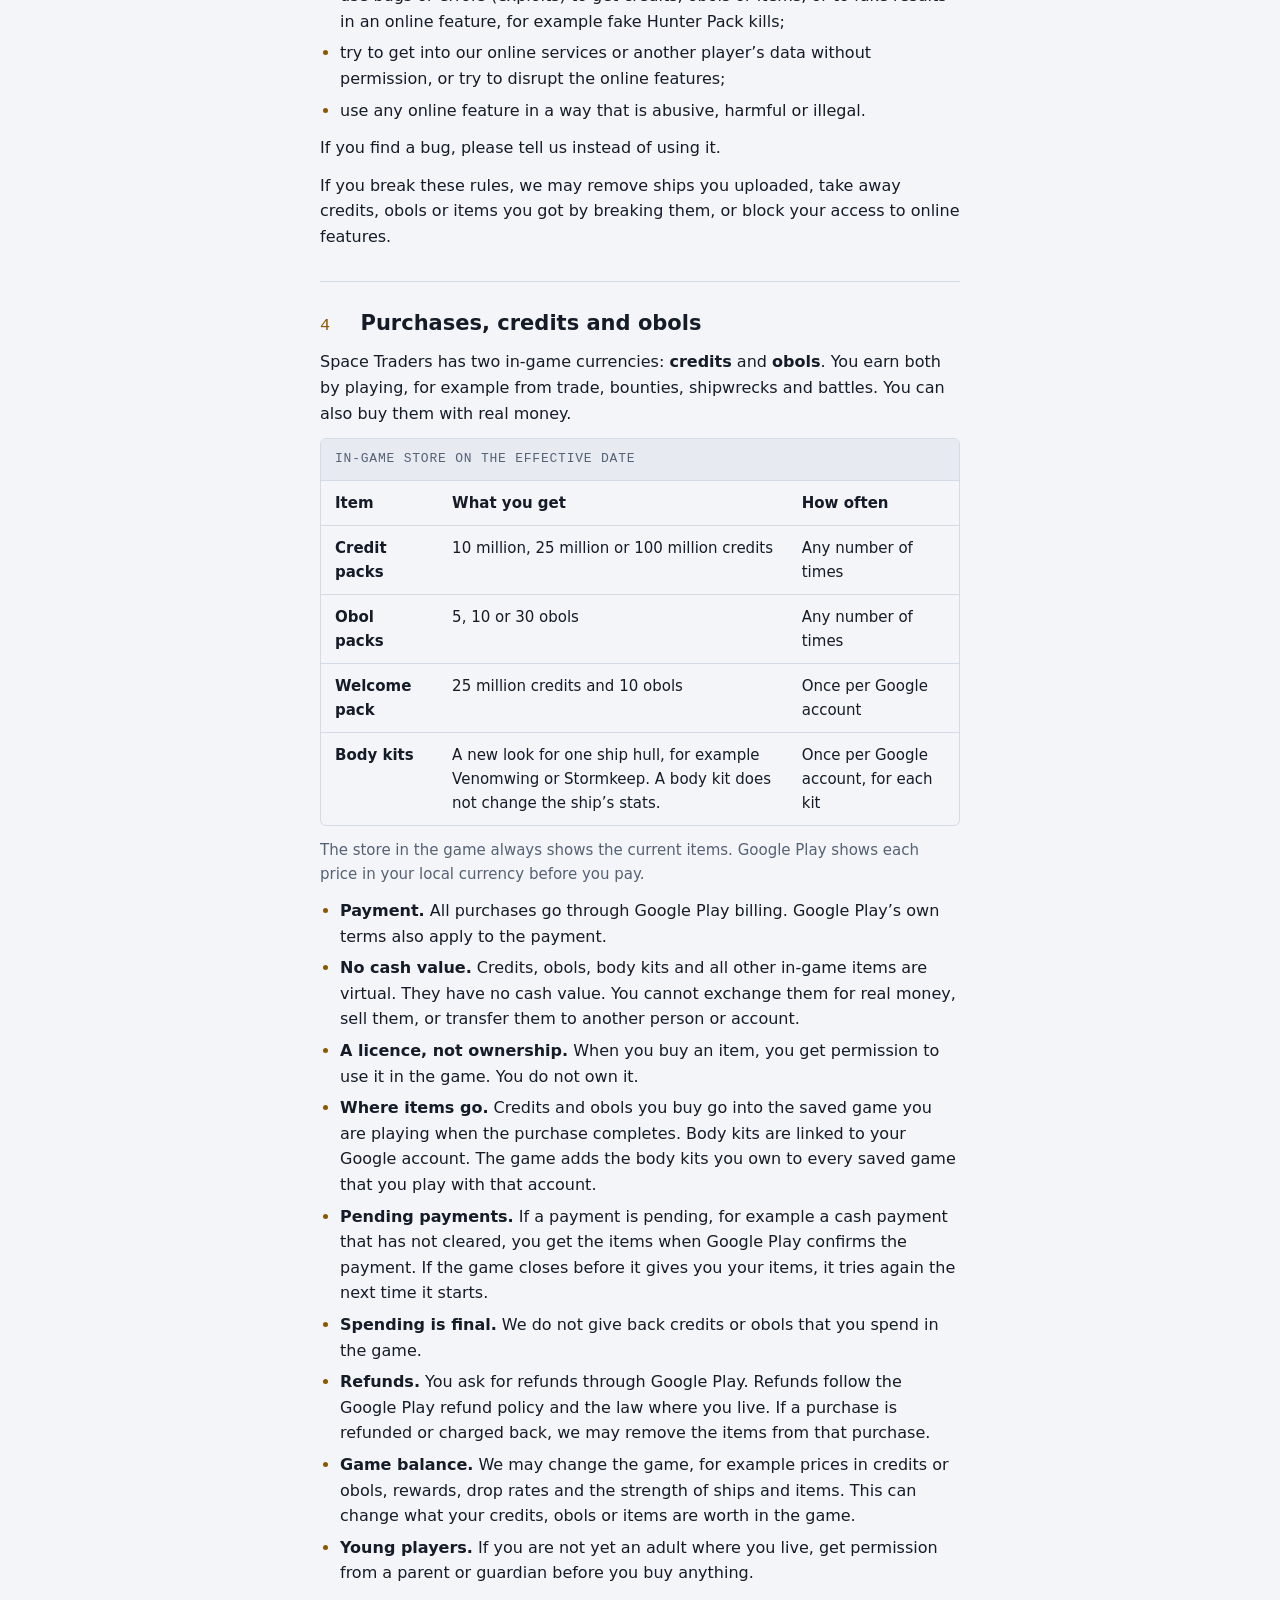
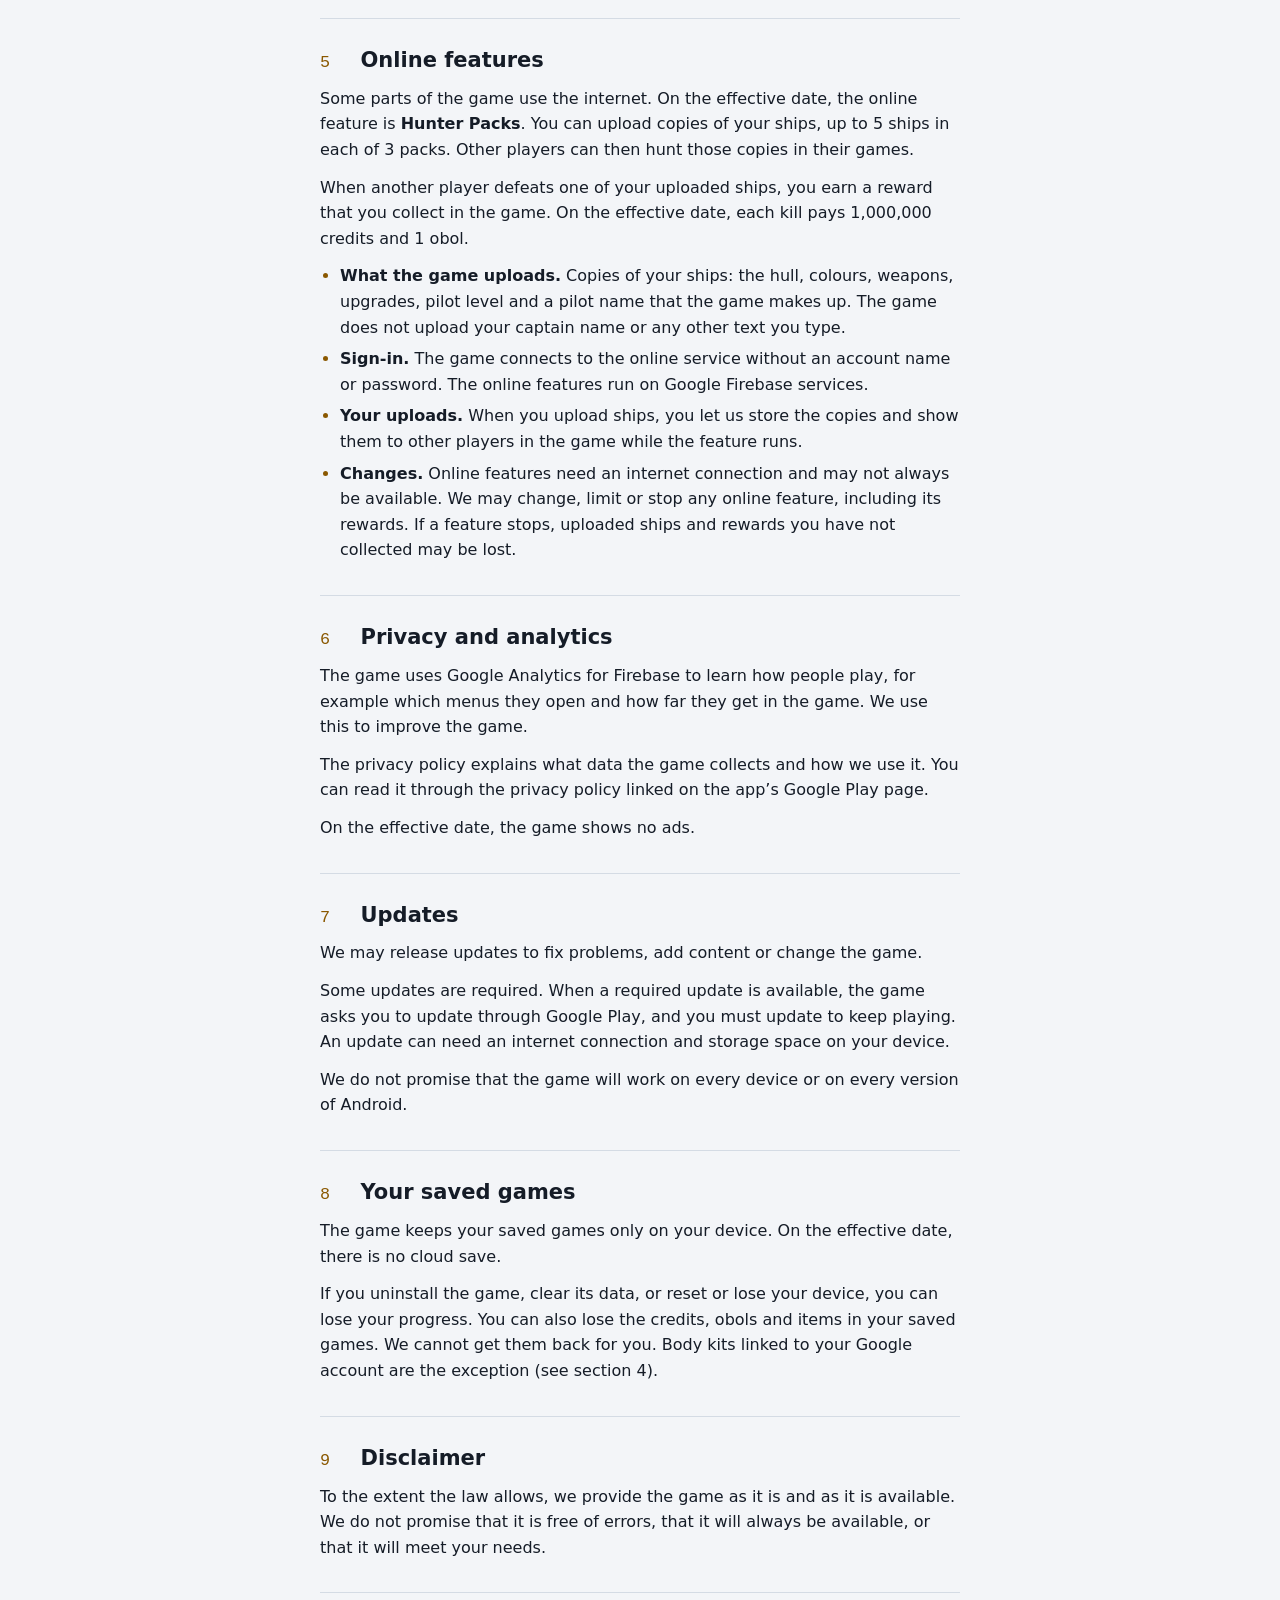
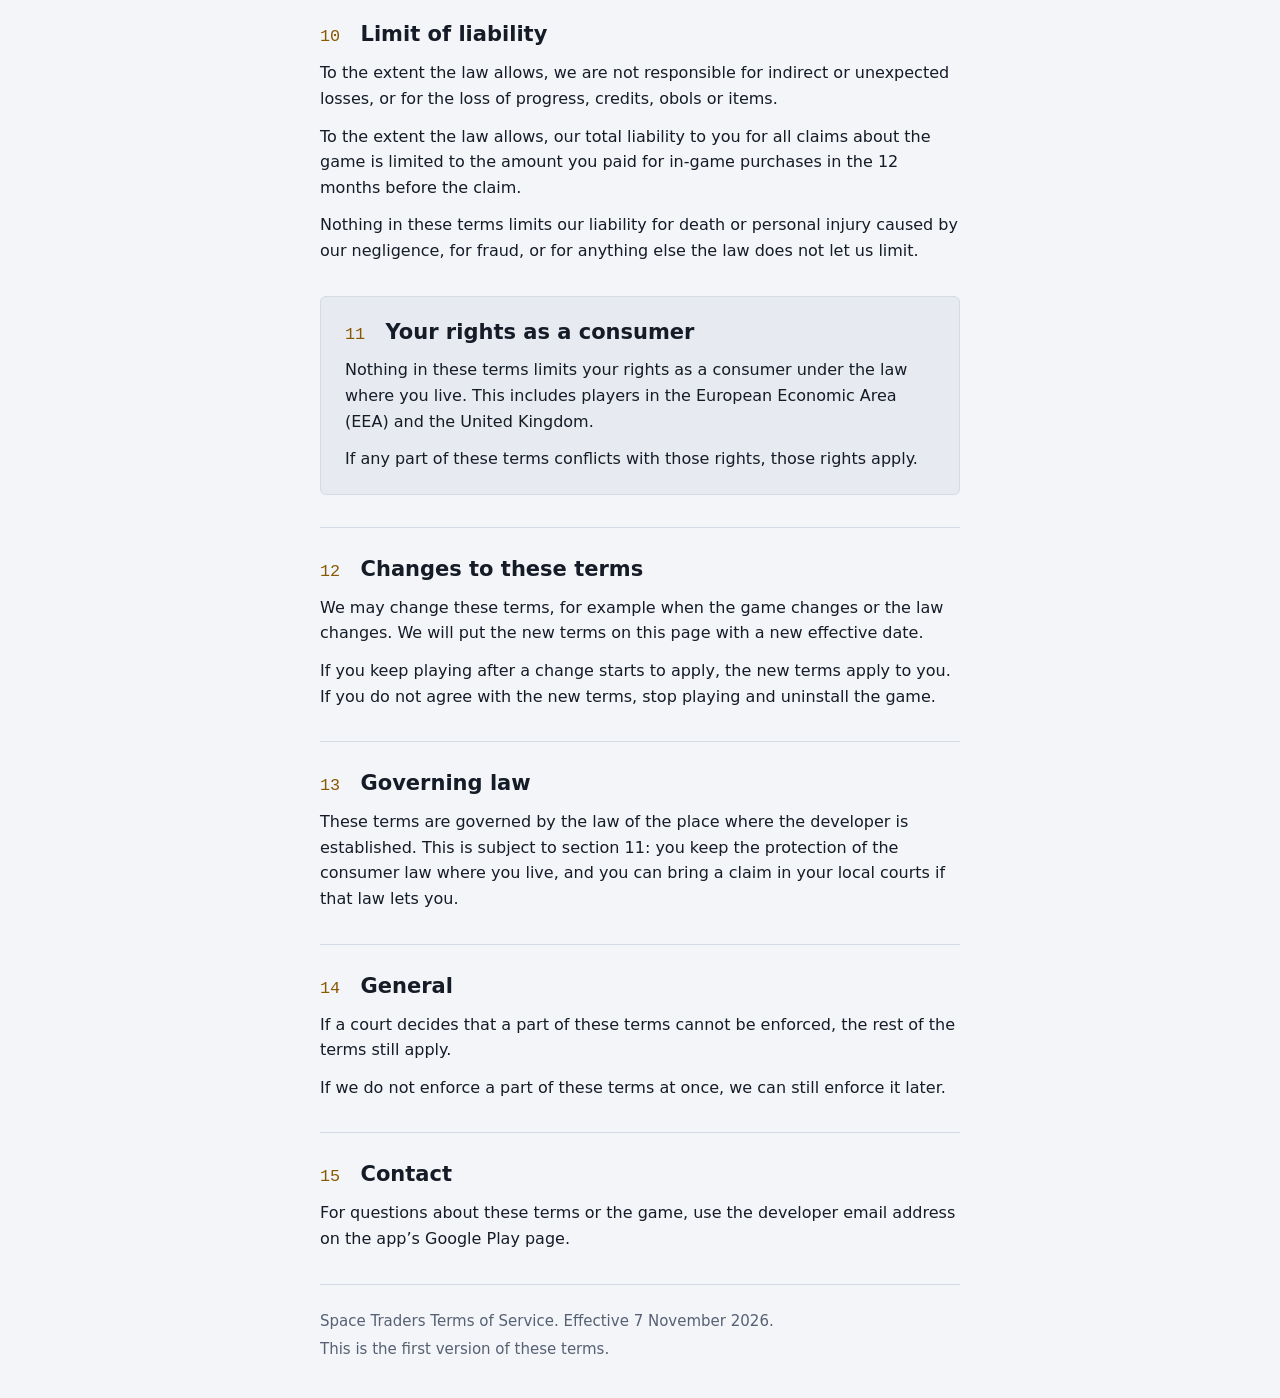
<file: space-traders/terms/index.html>
<!doctype html>
<html lang="en">
<head>
<meta charset="utf-8">
<meta name="viewport" content="width=device-width, initial-scale=1">
<meta name="color-scheme" content="light dark">
<title>Space Traders Terms</title>
<meta name="description" content="Terms of Service for the Space Traders game for Android.">
<style>
/* Layout: one reading column near 65 characters; numbered clauses so each part can be named; the store table and the consumer-rights note are the only set-off objects. No external fonts or scripts. */
:root {
  --bg: #F3F5F8;
  --ink: #151C27;
  --muted: #566174;
  --rule: #D4DBE4;
  --wash: #E7EBF1;
  --accent: #8A5800;
  --f-display: "Bahnschrift", "DIN Alternate", "sans-serif-condensed", "Roboto Condensed", system-ui, sans-serif;
  --f-body: system-ui, -apple-system, "Segoe UI", Roboto, "Helvetica Neue", Arial, sans-serif;
  --f-label: ui-monospace, "Cascadia Mono", "SFMono-Regular", Menlo, Consolas, "Roboto Mono", monospace;
  --t-label: 0.8125rem;
  --t-body: 1rem;
  --t-h2: 1.3125rem;
  --t-h1: clamp(2rem, 7vw, 2.75rem);
  color-scheme: light;
}
@media (prefers-color-scheme: dark) {
  :root {
    --bg: #0E131B;
    --ink: #E3E8EF;
    --muted: #9AA6B7;
    --rule: #263141;
    --wash: #161E2A;
    --accent: #E2B45E;
    color-scheme: dark;
  }
}
@media (prefers-reduced-motion: no-preference) {
  html { scroll-behavior: smooth; }
}
html { -webkit-text-size-adjust: 100%; text-size-adjust: 100%; }
body {
  margin: 0;
  background: var(--bg);
  color: var(--ink);
  font-family: var(--f-body);
  font-size: var(--t-body);
  line-height: 1.6;
  padding-left: max(16px, env(safe-area-inset-left, 0px));
  padding-right: max(16px, env(safe-area-inset-right, 0px));
  padding-block: 0;
}
.page {
  max-width: 40rem;
  margin-inline: auto;
  padding-block: clamp(28px, 6vw, 56px) 48px;
  display: grid;
  gap: 32px;
}
.page > * { min-width: 0; }
a { color: var(--accent); text-underline-offset: 0.18em; }
a:focus-visible { outline: 2px solid var(--accent); outline-offset: 2px; border-radius: 2px; }
p, ul { margin: 0; }
h1, h2 { text-wrap: balance; margin: 0; }

.mast { display: grid; gap: 14px; padding-bottom: 28px; border-bottom: 1px solid var(--rule); }
.eyebrow {
  font-family: var(--f-label);
  font-size: var(--t-label);
  letter-spacing: 0.08em;
  text-transform: uppercase;
  color: var(--accent);
}
h1 {
  font-family: var(--f-display);
  font-size: var(--t-h1);
  font-weight: 600;
  line-height: 1.1;
  letter-spacing: 0.005em;
}
.lede { color: var(--muted); max-width: 34rem; }
.facts {
  display: grid;
  grid-template-columns: repeat(auto-fit, minmax(11rem, 1fr));
  gap: 12px 24px;
  margin: 6px 0 0;
}
.facts div { display: grid; gap: 2px; min-width: 0; }
.facts dt {
  font-family: var(--f-label);
  font-size: var(--t-label);
  letter-spacing: 0.06em;
  text-transform: uppercase;
  color: var(--muted);
}
.facts dd { margin: 0; overflow-wrap: anywhere; }
.mono { font-family: var(--f-label); font-size: 0.9375em; }

.toc h2 {
  font-family: var(--f-label);
  font-size: var(--t-label);
  font-weight: 400;
  letter-spacing: 0.08em;
  text-transform: uppercase;
  color: var(--muted);
  margin-bottom: 10px;
}
.toc ol {
  margin: 0;
  padding-left: 2.2em;
  columns: 15rem 2;
  column-gap: 32px;
}
.toc li { break-inside: avoid; padding-block: 2px; }
.toc li::marker { font-family: var(--f-label); color: var(--muted); font-size: 0.875em; }

.clause { display: grid; gap: 12px; padding-top: 28px; border-top: 1px solid var(--rule); scroll-margin-top: 16px; }
.clause h2 {
  display: flex;
  gap: 0.65em;
  align-items: baseline;
  font-family: var(--f-display);
  font-size: var(--t-h2);
  font-weight: 600;
  line-height: 1.25;
}
.num {
  font-family: var(--f-label);
  font-size: 0.8em;
  font-weight: 400;
  color: var(--accent);
  min-width: 1.6em;
  flex: none;
}
.clause ul { padding-left: 1.25em; display: grid; gap: 6px; }
.clause li::marker { color: var(--accent); }
.note { color: var(--muted); font-size: 0.9375rem; }

.table-scroll { overflow-x: auto; border: 1px solid var(--rule); border-radius: 6px; }
table { width: 100%; border-collapse: collapse; font-size: 0.9375rem; font-variant-numeric: tabular-nums; }
caption {
  caption-side: top;
  text-align: left;
  padding: 10px 14px;
  font-family: var(--f-label);
  font-size: var(--t-label);
  letter-spacing: 0.06em;
  text-transform: uppercase;
  color: var(--muted);
  background: var(--wash);
  border-bottom: 1px solid var(--rule);
}
th, td { text-align: left; vertical-align: top; padding: 10px 14px; border-bottom: 1px solid var(--rule); }
thead th { font-weight: 600; white-space: nowrap; }
tbody tr:last-child th, tbody tr:last-child td { border-bottom: 0; }
tbody th { font-weight: 600; }

.clause.rights {
  border: 1px solid var(--rule);
  border-radius: 6px;
  background: var(--wash);
  padding: 22px clamp(16px, 4vw, 24px);
}

.foot { padding-top: 24px; border-top: 1px solid var(--rule); color: var(--muted); font-size: 0.9375rem; display: grid; gap: 4px; }
</style>
</head>
<body>
<main class="page">
  <header class="mast">
    <p class="eyebrow">Space Traders &middot; Android game</p>
    <h1>Terms of Service</h1>
    <p class="lede">These terms explain the rules for playing Space Traders, buying items in the game, and using its online features. We wrote them in plain English.</p>
    <dl class="facts">
      <div><dt>Effective date</dt><dd>7 November 2026</dd></div>
      <div><dt>App</dt><dd class="mono">com.spacetraders.game</dd></div>
      <div><dt>Version</dt><dd>4.0 and later</dd></div>
      <div><dt>Developer</dt><dd>As named on the app&rsquo;s Google Play page</dd></div>
    </dl>
  </header>

  <nav class="toc" aria-labelledby="toc-title">
    <h2 id="toc-title">Contents</h2>
    <ol>
      <li><a href="#about">About these terms</a></li>
      <li><a href="#licence">Your licence to play</a></li>
      <li><a href="#rules">Rules of play</a></li>
      <li><a href="#purchases">Purchases, credits and obols</a></li>
      <li><a href="#online">Online features</a></li>
      <li><a href="#privacy">Privacy and analytics</a></li>
      <li><a href="#updates">Updates</a></li>
      <li><a href="#saves">Your saved games</a></li>
      <li><a href="#disclaimer">Disclaimer</a></li>
      <li><a href="#liability">Limit of liability</a></li>
      <li><a href="#consumer-rights">Your rights as a consumer</a></li>
      <li><a href="#changes">Changes to these terms</a></li>
      <li><a href="#law">Governing law</a></li>
      <li><a href="#general">General</a></li>
      <li><a href="#contact">Contact</a></li>
    </ol>
  </nav>

  <section class="clause" id="about">
    <h2><span class="num">1</span>About these terms</h2>
    <p>These terms are an agreement between you and the developer of Space Traders, as named on the app&rsquo;s Google Play page (&ldquo;we&rdquo; or &ldquo;us&rdquo;).</p>
    <p>They apply when you install or play Space Traders on Android. If you do not agree with them, do not play the game.</p>
    <p>If you are not yet an adult where you live, a parent or guardian must agree to these terms for you.</p>
  </section>

  <section class="clause" id="licence">
    <h2><span class="num">2</span>Your licence to play</h2>
    <p>We let you install and play Space Traders on devices you own or control, for your own personal use. This permission is personal to you. You cannot sell it or pass it on.</p>
    <p>The game and everything in it, such as its ships, art, sound, text and software, belong to us or to the people who license them to us. Playing the game does not make you the owner of any of it.</p>
    <p>You must not copy, sell, rent or change the game, or take its software apart, except where the law lets you do this.</p>
    <p>You can stop at any time by uninstalling the game. We can end your permission to play if you break these terms in a serious way.</p>
  </section>

  <section class="clause" id="rules">
    <h2><span class="num">3</span>Rules of play</h2>
    <p>When you play Space Traders, you must not:</p>
    <ul>
      <li>use cheats, hacks, bots or a modified version of the game;</li>
      <li>use tools that change game data, saved games or network traffic;</li>
      <li>use bugs or errors (exploits) to get credits, obols or items, or to fake results in an online feature, for example fake Hunter Pack kills;</li>
      <li>try to get into our online services or another player&rsquo;s data without permission, or try to disrupt the online features;</li>
      <li>use any online feature in a way that is abusive, harmful or illegal.</li>
    </ul>
    <p>If you find a bug, please tell us instead of using it.</p>
    <p>If you break these rules, we may remove ships you uploaded, take away credits, obols or items you got by breaking them, or block your access to online features.</p>
  </section>

  <section class="clause" id="purchases">
    <h2><span class="num">4</span>Purchases, credits and obols</h2>
    <p>Space Traders has two in-game currencies: <strong>credits</strong> and <strong>obols</strong>. You earn both by playing, for example from trade, bounties, shipwrecks and battles. You can also buy them with real money.</p>
    <div class="table-scroll">
      <table>
        <caption>In-game store on the effective date</caption>
        <thead>
          <tr><th scope="col">Item</th><th scope="col">What you get</th><th scope="col">How often</th></tr>
        </thead>
        <tbody>
          <tr><th scope="row">Credit packs</th><td>10 million, 25 million or 100 million credits</td><td>Any number of times</td></tr>
          <tr><th scope="row">Obol packs</th><td>5, 10 or 30 obols</td><td>Any number of times</td></tr>
          <tr><th scope="row">Welcome pack</th><td>25 million credits and 10 obols</td><td>Once per Google account</td></tr>
          <tr><th scope="row">Body kits</th><td>A new look for one ship hull, for example Venomwing or Stormkeep. A body kit does not change the ship&rsquo;s stats.</td><td>Once per Google account, for each kit</td></tr>
        </tbody>
      </table>
    </div>
    <p class="note">The store in the game always shows the current items. Google Play shows each price in your local currency before you pay.</p>
    <ul>
      <li><strong>Payment.</strong> All purchases go through Google Play billing. Google Play&rsquo;s own terms also apply to the payment.</li>
      <li><strong>No cash value.</strong> Credits, obols, body kits and all other in-game items are virtual. They have no cash value. You cannot exchange them for real money, sell them, or transfer them to another person or account.</li>
      <li><strong>A licence, not ownership.</strong> When you buy an item, you get permission to use it in the game. You do not own it.</li>
      <li><strong>Where items go.</strong> Credits and obols you buy go into the saved game you are playing when the purchase completes. Body kits are linked to your Google account. The game adds the body kits you own to every saved game that you play with that account.</li>
      <li><strong>Pending payments.</strong> If a payment is pending, for example a cash payment that has not cleared, you get the items when Google Play confirms the payment. If the game closes before it gives you your items, it tries again the next time it starts.</li>
      <li><strong>Spending is final.</strong> We do not give back credits or obols that you spend in the game.</li>
      <li><strong>Refunds.</strong> You ask for refunds through Google Play. Refunds follow the Google Play refund policy and the law where you live. If a purchase is refunded or charged back, we may remove the items from that purchase.</li>
      <li><strong>Game balance.</strong> We may change the game, for example prices in credits or obols, rewards, drop rates and the strength of ships and items. This can change what your credits, obols or items are worth in the game.</li>
      <li><strong>Young players.</strong> If you are not yet an adult where you live, get permission from a parent or guardian before you buy anything.</li>
    </ul>
  </section>

  <section class="clause" id="online">
    <h2><span class="num">5</span>Online features</h2>
    <p>Some parts of the game use the internet. On the effective date, the online feature is <strong>Hunter Packs</strong>. You can upload copies of your ships, up to 5 ships in each of 3 packs. Other players can then hunt those copies in their games.</p>
    <p>When another player defeats one of your uploaded ships, you earn a reward that you collect in the game. On the effective date, each kill pays 1,000,000 credits and 1 obol.</p>
    <ul>
      <li><strong>What the game uploads.</strong> Copies of your ships: the hull, colours, weapons, upgrades, pilot level and a pilot name that the game makes up. The game does not upload your captain name or any other text you type.</li>
      <li><strong>Sign-in.</strong> The game connects to the online service without an account name or password. The online features run on Google Firebase services.</li>
      <li><strong>Your uploads.</strong> When you upload ships, you let us store the copies and show them to other players in the game while the feature runs.</li>
      <li><strong>Changes.</strong> Online features need an internet connection and may not always be available. We may change, limit or stop any online feature, including its rewards. If a feature stops, uploaded ships and rewards you have not collected may be lost.</li>
    </ul>
  </section>

  <section class="clause" id="privacy">
    <h2><span class="num">6</span>Privacy and analytics</h2>
    <p>The game uses Google Analytics for Firebase to learn how people play, for example which menus they open and how far they get in the game. We use this to improve the game.</p>
    <p>The privacy policy explains what data the game collects and how we use it. You can read it through the privacy policy linked on the app&rsquo;s Google Play page.</p>
    <p>On the effective date, the game shows no ads.</p>
  </section>

  <section class="clause" id="updates">
    <h2><span class="num">7</span>Updates</h2>
    <p>We may release updates to fix problems, add content or change the game.</p>
    <p>Some updates are required. When a required update is available, the game asks you to update through Google Play, and you must update to keep playing. An update can need an internet connection and storage space on your device.</p>
    <p>We do not promise that the game will work on every device or on every version of Android.</p>
  </section>

  <section class="clause" id="saves">
    <h2><span class="num">8</span>Your saved games</h2>
    <p>The game keeps your saved games only on your device. On the effective date, there is no cloud save.</p>
    <p>If you uninstall the game, clear its data, or reset or lose your device, you can lose your progress. You can also lose the credits, obols and items in your saved games. We cannot get them back for you. Body kits linked to your Google account are the exception (see section 4).</p>
  </section>

  <section class="clause" id="disclaimer">
    <h2><span class="num">9</span>Disclaimer</h2>
    <p>To the extent the law allows, we provide the game as it is and as it is available. We do not promise that it is free of errors, that it will always be available, or that it will meet your needs.</p>
  </section>

  <section class="clause" id="liability">
    <h2><span class="num">10</span>Limit of liability</h2>
    <p>To the extent the law allows, we are not responsible for indirect or unexpected losses, or for the loss of progress, credits, obols or items.</p>
    <p>To the extent the law allows, our total liability to you for all claims about the game is limited to the amount you paid for in-game purchases in the 12 months before the claim.</p>
    <p>Nothing in these terms limits our liability for death or personal injury caused by our negligence, for fraud, or for anything else the law does not let us limit.</p>
  </section>

  <section class="clause rights" id="consumer-rights">
    <h2><span class="num">11</span>Your rights as a consumer</h2>
    <p>Nothing in these terms limits your rights as a consumer under the law where you live. This includes players in the European Economic Area (EEA) and the United Kingdom.</p>
    <p>If any part of these terms conflicts with those rights, those rights apply.</p>
  </section>

  <section class="clause" id="changes">
    <h2><span class="num">12</span>Changes to these terms</h2>
    <p>We may change these terms, for example when the game changes or the law changes. We will put the new terms on this page with a new effective date.</p>
    <p>If you keep playing after a change starts to apply, the new terms apply to you. If you do not agree with the new terms, stop playing and uninstall the game.</p>
  </section>

  <section class="clause" id="law">
    <h2><span class="num">13</span>Governing law</h2>
    <p>These terms are governed by the law of the place where the developer is established. This is subject to section 11: you keep the protection of the consumer law where you live, and you can bring a claim in your local courts if that law lets you.</p>
  </section>

  <section class="clause" id="general">
    <h2><span class="num">14</span>General</h2>
    <p>If a court decides that a part of these terms cannot be enforced, the rest of the terms still apply.</p>
    <p>If we do not enforce a part of these terms at once, we can still enforce it later.</p>
  </section>

  <section class="clause" id="contact">
    <h2><span class="num">15</span>Contact</h2>
    <p>For questions about these terms or the game, use the developer email address on the app&rsquo;s Google Play page.</p>
  </section>

  <footer class="foot">
    <p>Space Traders Terms of Service. Effective 7 November 2026.</p>
    <p>This is the first version of these terms.</p>
  </footer>
</main>
</body>
</html>
</file>
<file: assets/style.css>
:root {
  --bg: #0a1420;
  --bg-raised: #101f30;
  --bg-card: #13253a;
  --ink: #e8f0f6;
  --ink-dim: #9db2c3;
  --accent: #2dd4bf;
  --accent-hover: #46e0cc;
  --accent-ink: #06251f;
  --warm: #fb8f6d;
  --line: rgba(157, 178, 195, 0.18);
  --radius: 14px;
  --maxw: 1060px;
}

/* Each venture is its own operation — it gets its own accent. */
body.venture-resale {
  --accent: #f0b429;
  --accent-hover: #ffc94d;
  --accent-ink: #2a1e05;
  --warm: #2dd4bf;
}

* { margin: 0; padding: 0; box-sizing: border-box; }

html { scroll-behavior: smooth; }

body {
  background: var(--bg);
  color: var(--ink);
  font-family: "Space Grotesk", system-ui, -apple-system, "Segoe UI", sans-serif;
  line-height: 1.6;
  -webkit-font-smoothing: antialiased;
}

a { color: var(--accent); text-decoration: none; }
a:hover { text-decoration: underline; }

.wrap { max-width: var(--maxw); margin: 0 auto; padding: 0 24px; }

/* ---------- header ---------- */
header {
  position: sticky; top: 0; z-index: 20;
  background: rgba(10, 20, 32, 0.85);
  backdrop-filter: blur(10px);
  border-bottom: 1px solid var(--line);
}
.nav {
  display: flex; align-items: center; justify-content: space-between;
  padding: 16px 24px; max-width: var(--maxw); margin: 0 auto;
}
.brand {
  font-weight: 700; font-size: 1.05rem; letter-spacing: 0.02em;
  color: var(--ink); display: flex; align-items: center; gap: 10px;
}
.brand:hover { text-decoration: none; }
.brand .mark {
  width: 30px; height: 30px; border-radius: 8px;
  background: linear-gradient(135deg, #14b8a6, #0e7490);
  display: inline-flex; align-items: center; justify-content: center;
  font-size: 15px;
}
.brand .venture { color: var(--ink-dim); font-weight: 400; }
.nav-links { display: flex; gap: 26px; align-items: center; }
.nav-links a { color: var(--ink-dim); font-size: 0.95rem; }
.nav-links a:hover { color: var(--ink); text-decoration: none; }
.nav-links a.cta {
  color: var(--accent-ink); background: var(--accent); padding: 8px 18px;
  border-radius: 999px; font-weight: 600;
}
.nav-links a.cta:hover { background: var(--accent-hover); }

/* ---------- portal (homepage) ---------- */
.portal {
  min-height: 100svh; display: flex; flex-direction: column;
  background:
    radial-gradient(ellipse 90% 50% at 50% -12%, rgba(90, 120, 251, 0.14), transparent),
    radial-gradient(ellipse 110% 45% at 50% 112%, rgba(20, 184, 166, 0.20), transparent),
    var(--bg);
  position: relative; overflow: hidden;
}
.portal-inner {
  flex: 1; display: flex; flex-direction: column; align-items: center;
  justify-content: center; text-align: center; padding: 80px 24px 60px;
}
.portal .mark-lg {
  width: 64px; height: 64px; border-radius: 18px; font-size: 32px;
  background: linear-gradient(135deg, #14b8a6, #0e7490);
  display: flex; align-items: center; justify-content: center;
  margin-bottom: 28px; box-shadow: 0 12px 40px rgba(20, 184, 166, 0.25);
}
.portal h1 {
  font-size: clamp(2rem, 5.5vw, 3.2rem); font-weight: 700;
  letter-spacing: 0.04em;
}
.portal .motto {
  margin-top: 16px; color: var(--ink-dim); font-size: 1.15rem; max-width: 480px;
}
.portal .hint {
  margin-top: 56px; font-size: 0.8rem; letter-spacing: 0.22em;
  text-transform: uppercase; color: var(--ink-dim); opacity: 0.7;
}
.doors {
  display: grid; grid-template-columns: repeat(auto-fit, minmax(270px, 1fr));
  gap: 20px; margin-top: 22px; width: 100%; max-width: 720px;
}
.door {
  display: block; background: rgba(19, 37, 58, 0.7); border: 1px solid var(--line);
  border-radius: var(--radius); padding: 34px 30px; text-align: left;
  color: var(--ink); transition: transform 0.18s ease, border-color 0.18s ease, box-shadow 0.18s ease;
}
.door:hover {
  text-decoration: none; transform: translateY(-4px);
  border-color: var(--door-glow, var(--accent));
  box-shadow: 0 18px 44px -18px var(--door-glow, var(--accent));
}
.door .door-icon { font-size: 2rem; display: block; margin-bottom: 14px; }
.door h2 { font-size: 1.25rem; margin-bottom: 6px; }
.door p { color: var(--ink-dim); font-size: 0.94rem; }
.door .enter {
  display: inline-block; margin-top: 18px; font-size: 0.85rem; font-weight: 600;
  letter-spacing: 0.06em; text-transform: uppercase; color: var(--door-glow, var(--accent));
}
.portal footer { border-top: none; }

/* ---------- hero ---------- */
.hero { padding: 96px 0 72px; position: relative; overflow: hidden; }
.hero .tag {
  display: inline-block; font-size: 0.78rem; font-weight: 600; letter-spacing: 0.08em;
  text-transform: uppercase; color: var(--warm); margin-bottom: 14px;
}
.hero h1 {
  font-size: clamp(2.1rem, 5vw, 3.4rem);
  line-height: 1.12; font-weight: 700; letter-spacing: -0.02em;
  max-width: 760px;
}
.hero h1 em { font-style: normal; color: var(--accent); }
.hero p.lede {
  margin-top: 22px; font-size: 1.15rem; color: var(--ink-dim); max-width: 640px;
}
.hero .actions { margin-top: 34px; display: flex; gap: 14px; flex-wrap: wrap; }

.btn {
  display: inline-block; padding: 12px 26px; border-radius: 999px;
  font-weight: 600; font-size: 1rem; border: 1px solid transparent;
}
.btn:hover { text-decoration: none; }
.btn.primary { background: var(--accent); color: var(--accent-ink); }
.btn.primary:hover { background: var(--accent-hover); }
.btn.ghost { border-color: var(--line); color: var(--ink); }
.btn.ghost:hover { border-color: var(--accent); color: var(--accent); }

/* ---------- sections ---------- */
section { padding: 64px 0; }
.section-title { font-size: 1.6rem; font-weight: 700; margin-bottom: 8px; }
.section-sub { color: var(--ink-dim); margin-bottom: 36px; max-width: 660px; }

.cards { display: grid; grid-template-columns: repeat(auto-fit, minmax(290px, 1fr)); gap: 22px; }
.card {
  background: var(--bg-card); border: 1px solid var(--line);
  border-radius: var(--radius); padding: 30px 28px;
}
.card .icon { font-size: 1.7rem; margin-bottom: 14px; display: block; }
.card h3 { font-size: 1.2rem; margin-bottom: 10px; }
.card p { color: var(--ink-dim); font-size: 0.97rem; }
.card ul { margin: 14px 0 0 18px; color: var(--ink-dim); font-size: 0.95rem; }
.card ul li { margin-bottom: 6px; }

/* ---------- numbered steps ---------- */
.steps { counter-reset: step; display: grid; grid-template-columns: repeat(auto-fit, minmax(230px, 1fr)); gap: 18px; }
.step {
  background: var(--bg-card); border: 1px solid var(--line);
  border-radius: var(--radius); padding: 24px 22px; position: relative;
}
.step::before {
  counter-increment: step; content: counter(step, decimal-leading-zero);
  display: block; font-size: 0.85rem; font-weight: 700; letter-spacing: 0.1em;
  color: var(--accent); margin-bottom: 10px;
}
.step h4 { font-size: 1.02rem; margin-bottom: 6px; }
.step p { color: var(--ink-dim); font-size: 0.92rem; }

/* ---------- feature banner ---------- */
.banner {
  border: 1px solid var(--line); border-radius: var(--radius);
  background:
    radial-gradient(ellipse 60% 120% at 85% 20%, rgba(45, 212, 191, 0.14), transparent),
    radial-gradient(ellipse 40% 90% at 10% 100%, rgba(251, 143, 109, 0.10), transparent),
    var(--bg-raised);
  padding: 46px 40px; display: flex; align-items: center; gap: 36px; flex-wrap: wrap;
}
.banner .text { flex: 1 1 340px; }
.banner .tag {
  display: inline-block; font-size: 0.78rem; font-weight: 600; letter-spacing: 0.08em;
  text-transform: uppercase; color: var(--warm); margin-bottom: 12px;
}
.banner h2 { font-size: 1.9rem; margin-bottom: 12px; }
.banner p { color: var(--ink-dim); max-width: 520px; }
.banner .actions { margin-top: 24px; display: flex; gap: 12px; flex-wrap: wrap; }
.banner .art { flex: 0 1 260px; text-align: center; font-size: 6rem; line-height: 1; }

/* ---------- footer ---------- */
footer {
  border-top: 1px solid var(--line); padding: 40px 0 48px;
  color: var(--ink-dim); font-size: 0.9rem;
}
.footer-inner {
  display: flex; justify-content: space-between; gap: 20px; flex-wrap: wrap;
  max-width: var(--maxw); margin: 0 auto; padding: 0 24px;
}
.footer-inner nav { display: flex; gap: 20px; }
.footer-inner a { color: var(--ink-dim); }
.footer-inner a:hover { color: var(--ink); }

/* ---------- starfield (space traders pages) ---------- */
.starfield {
  position: absolute; inset: 0; z-index: -1; overflow: hidden;
  background:
    radial-gradient(ellipse 80% 60% at 70% -10%, rgba(45, 212, 191, 0.10), transparent),
    radial-gradient(ellipse 50% 40% at 15% 110%, rgba(129, 100, 251, 0.12), transparent);
}
.starfield::before, .starfield::after {
  content: ""; position: absolute; inset: 0;
  background-image:
    radial-gradient(1px 1px at 12% 22%, #fff, transparent),
    radial-gradient(1px 1px at 34% 68%, #cfe9ff, transparent),
    radial-gradient(1.5px 1.5px at 56% 14%, #fff, transparent),
    radial-gradient(1px 1px at 71% 44%, #ffe9cf, transparent),
    radial-gradient(1px 1px at 88% 76%, #fff, transparent),
    radial-gradient(1.5px 1.5px at 22% 88%, #cfe9ff, transparent),
    radial-gradient(1px 1px at 45% 38%, #fff, transparent),
    radial-gradient(1px 1px at 64% 92%, #fff, transparent),
    radial-gradient(1.5px 1.5px at 92% 8%, #ffd9c4, transparent),
    radial-gradient(1px 1px at 5% 55%, #fff, transparent);
  opacity: 0.7;
}
.starfield::after {
  transform: scale(1.7) rotate(18deg); opacity: 0.35;
}

/* ---------- feature grid rows ---------- */
.features { display: grid; grid-template-columns: repeat(auto-fit, minmax(250px, 1fr)); gap: 18px; }
.feature {
  background: var(--bg-card); border: 1px solid var(--line);
  border-radius: var(--radius); padding: 22px;
}
.feature h4 { font-size: 1.02rem; margin-bottom: 6px; }
.feature p { color: var(--ink-dim); font-size: 0.92rem; }
.feature .tag {
  display: inline-block; margin-left: 8px; padding: 2px 9px; vertical-align: middle;
  font-size: 0.68rem; font-weight: 600; letter-spacing: 0.08em; text-transform: uppercase;
  color: var(--warm); border: 1px solid var(--warm); border-radius: 999px;
}

/* ---------- detail rows (alternating) ---------- */
.detail {
  display: flex; gap: 40px; align-items: flex-start; padding: 34px 0;
  border-top: 1px solid var(--line); flex-wrap: wrap;
}
.detail:last-child { border-bottom: 1px solid var(--line); }
.detail .detail-head { flex: 0 1 280px; }
.detail .detail-head .icon { font-size: 1.6rem; display: block; margin-bottom: 8px; }
.detail .detail-head h3 { font-size: 1.25rem; }
.detail .detail-body { flex: 1 1 420px; color: var(--ink-dim); }
.detail .detail-body p + p { margin-top: 12px; }
.detail .detail-body strong { color: var(--ink); font-weight: 600; }

/* ---------- beta page ---------- */
.beta-box {
  background: var(--bg-card); border: 1px solid var(--line);
  border-radius: var(--radius); padding: 40px; max-width: 560px;
  margin: 0 auto; text-align: center;
}
.beta-box h2 { margin-bottom: 10px; }
.beta-box p { color: var(--ink-dim); margin-bottom: 24px; }
.beta-note { font-size: 0.85rem; color: var(--ink-dim); margin-top: 22px; }
#gbtn { display: flex; justify-content: center; min-height: 44px; }
.beta-status {
  margin-top: 20px; padding: 14px 18px; border-radius: 10px;
  font-size: 0.95rem; display: none;
}
.beta-status.ok { display: block; background: rgba(45, 212, 191, 0.12); color: var(--accent); border: 1px solid rgba(45, 212, 191, 0.35); }
.beta-status.err { display: block; background: rgba(251, 113, 133, 0.10); color: #fda4af; border: 1px solid rgba(251, 113, 133, 0.3); }
.beta-status.wait { display: block; background: rgba(157, 178, 195, 0.10); color: var(--ink-dim); border: 1px solid var(--line); }

/* ---------- screenshot gallery ---------- */
.shots {
  display: grid; grid-template-columns: repeat(auto-fit, minmax(min(300px, 100%), 1fr));
  gap: 18px;
}
.shot { margin: 0; }
.shot img {
  display: block; width: 100%; height: auto;
  border-radius: var(--radius); border: 1px solid var(--line);
}
.shot figcaption { margin-top: 8px; font-size: 0.88rem; color: var(--ink-dim); }

@media (max-width: 640px) {
  .nav-links { gap: 16px; }
  .nav-links a:not(.cta) { display: none; }
  .hero { padding: 64px 0 48px; }
  .banner { padding: 32px 26px; }
  .banner .art { display: none; }
  .detail { gap: 16px; }
}
</file>
